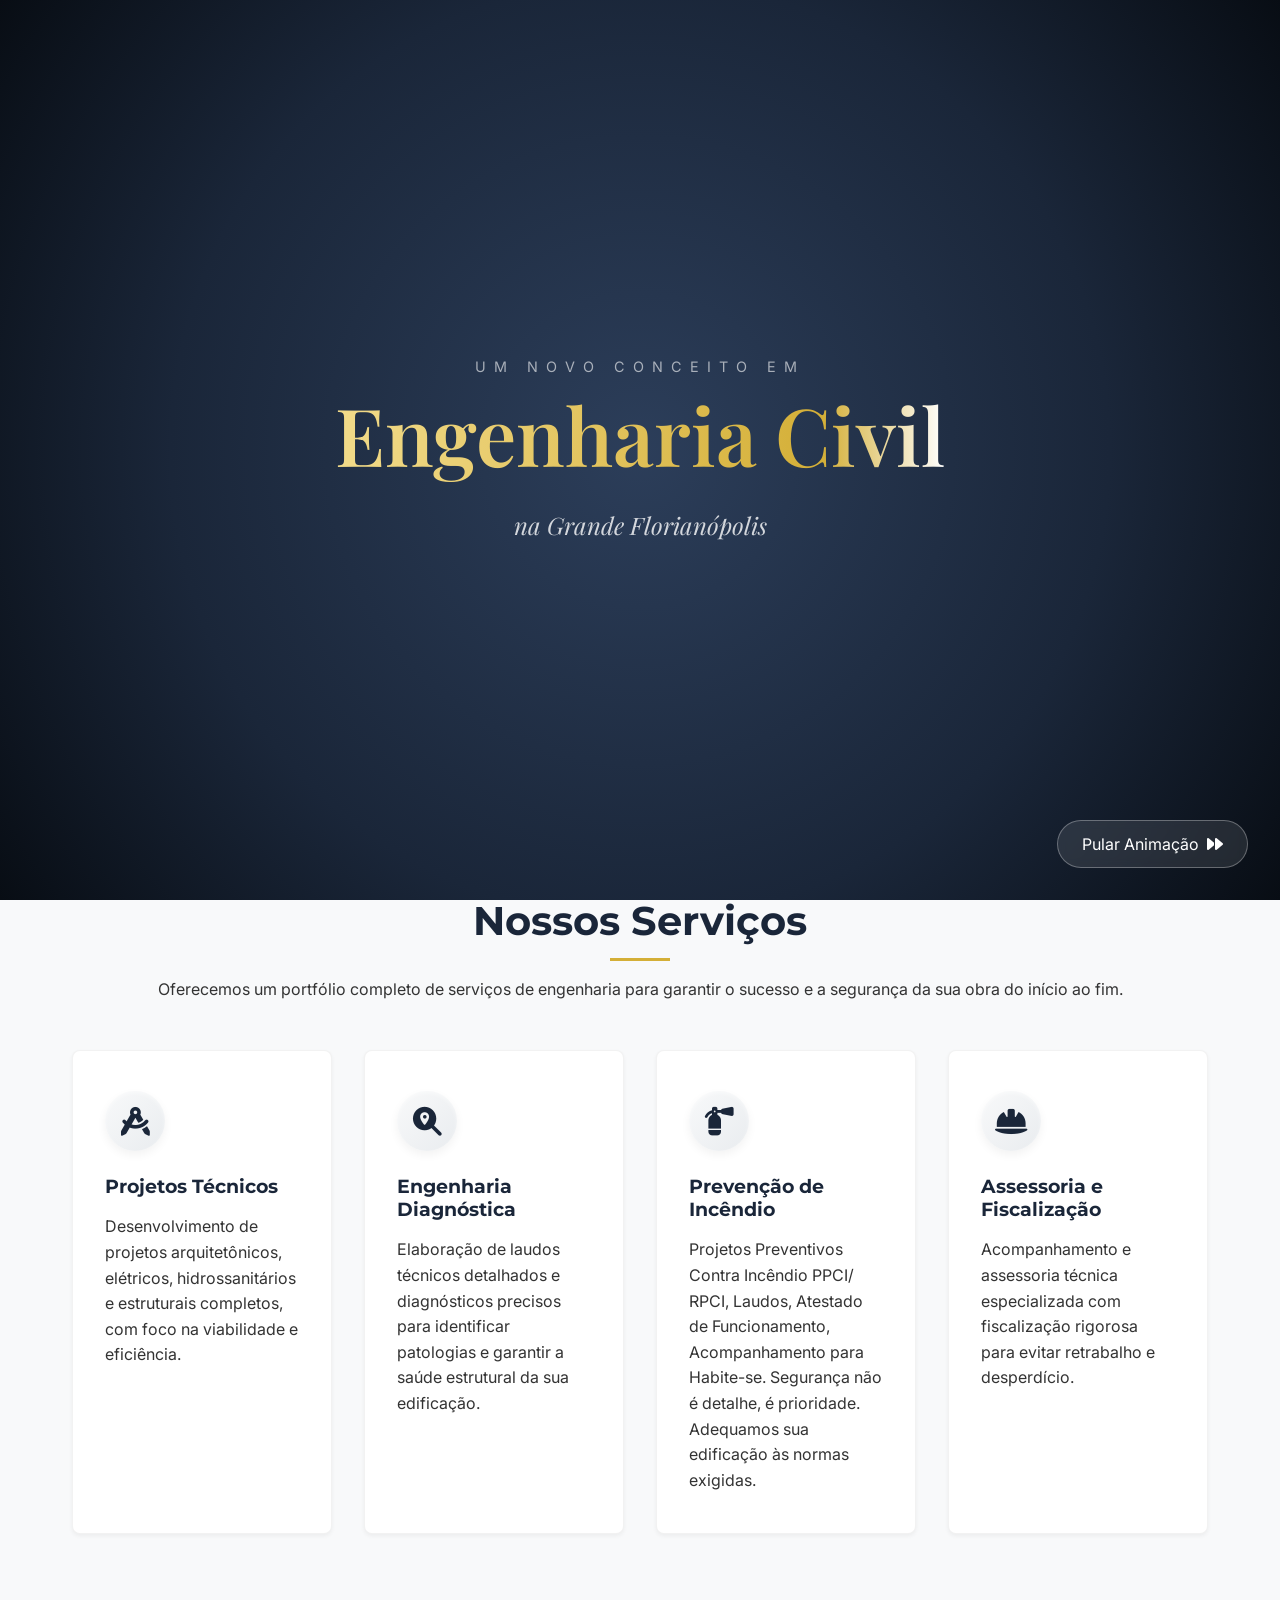
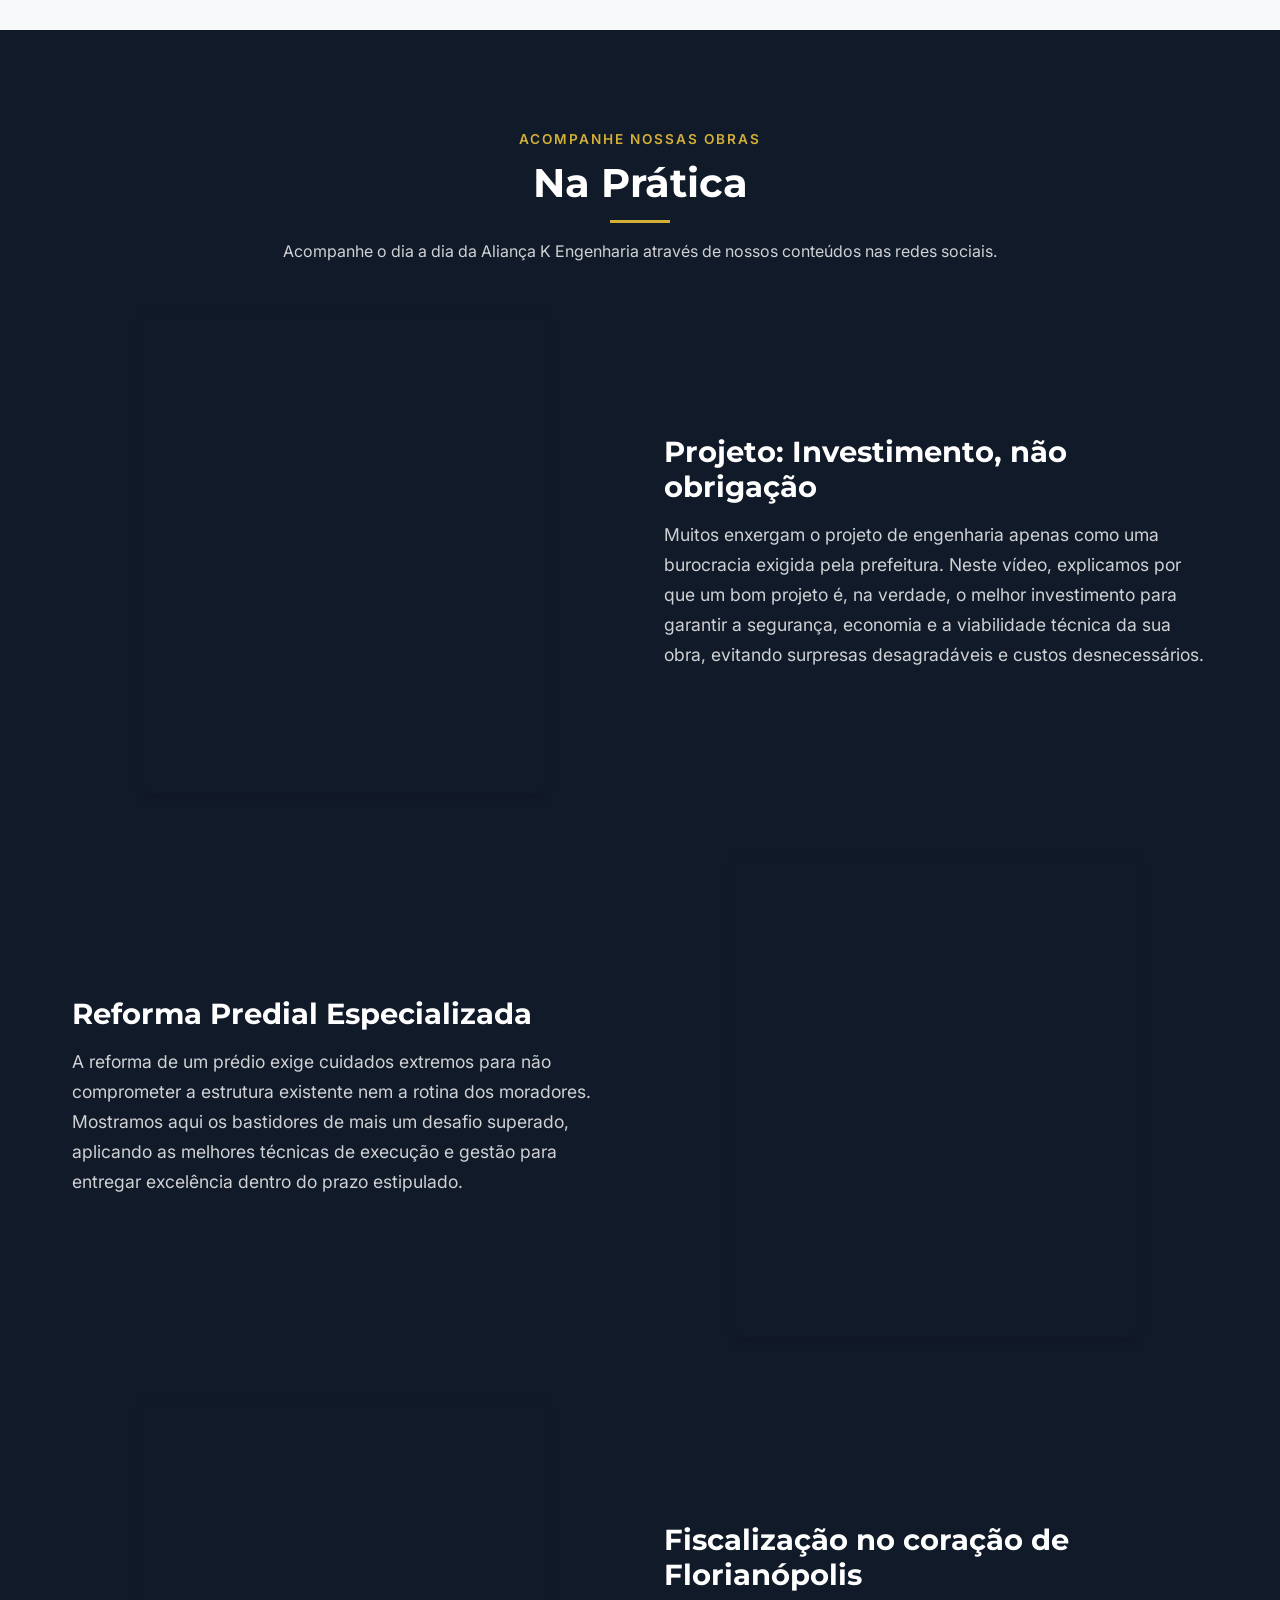
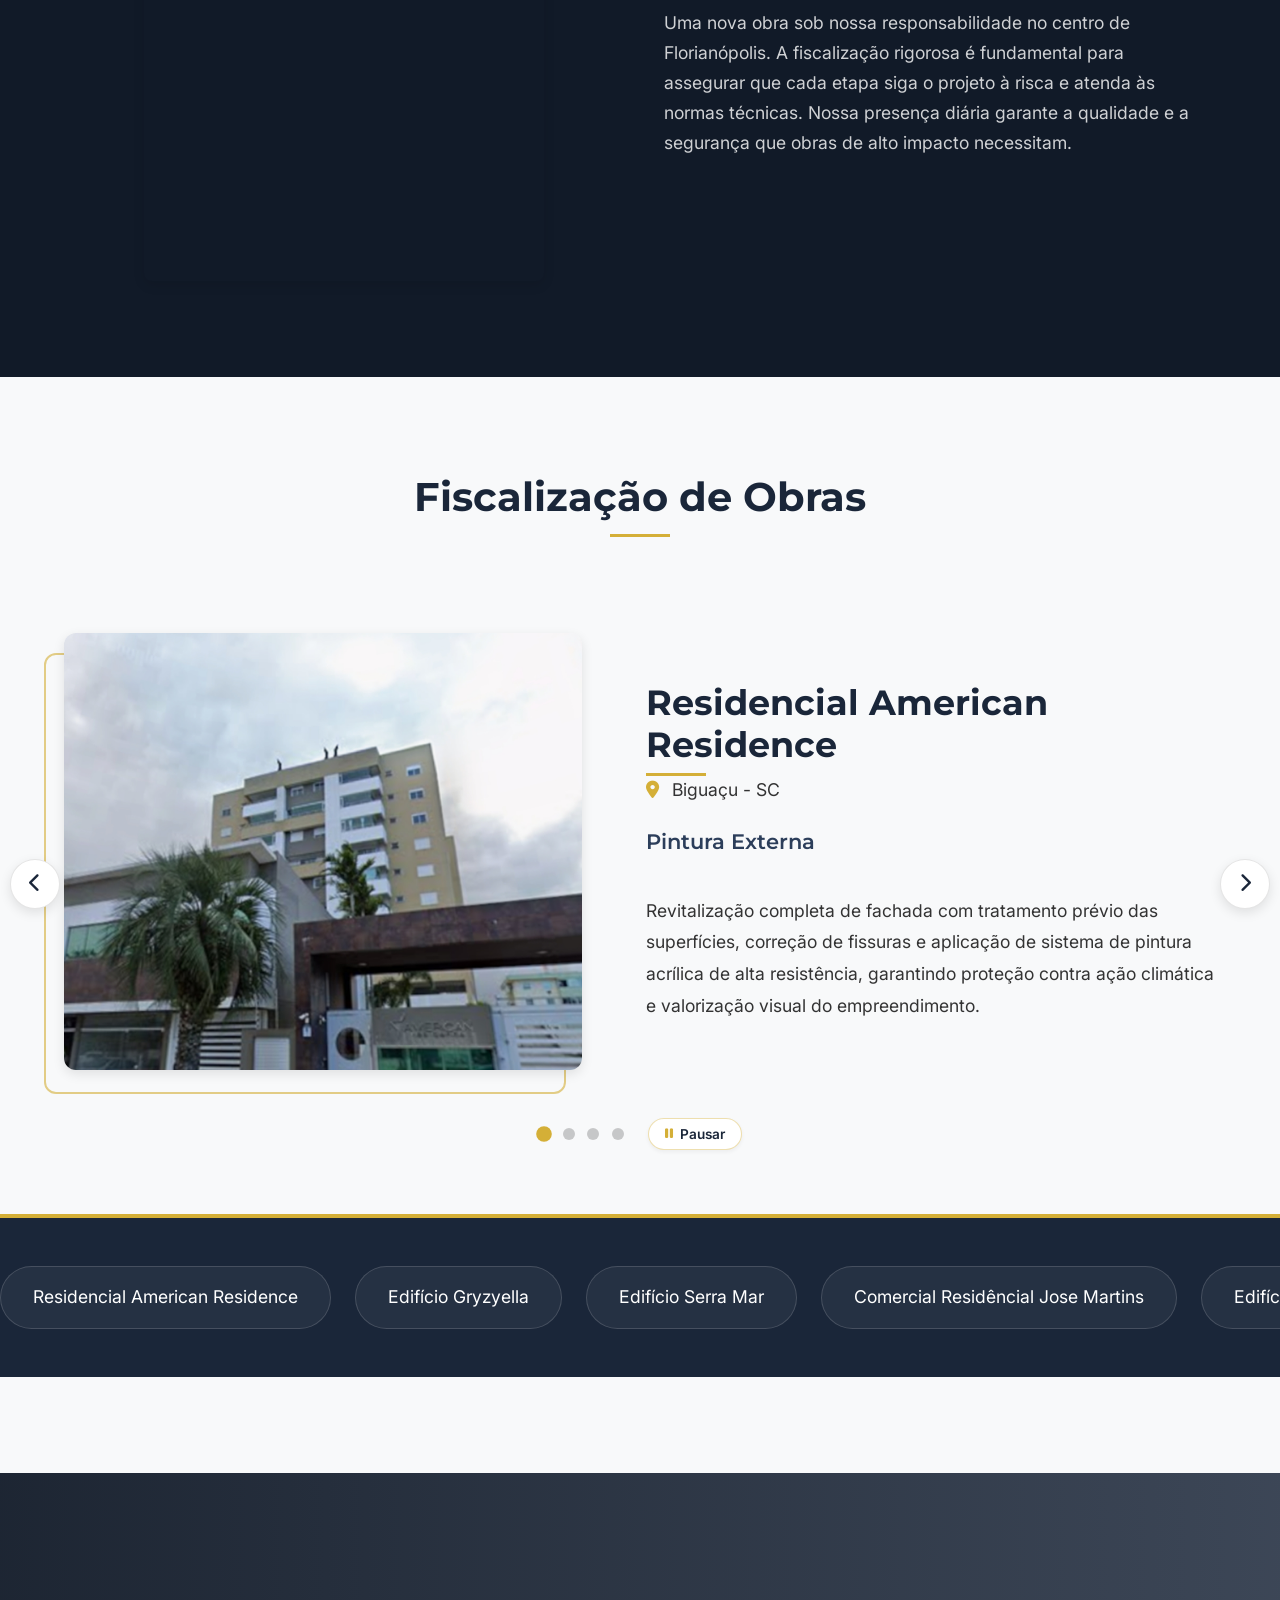
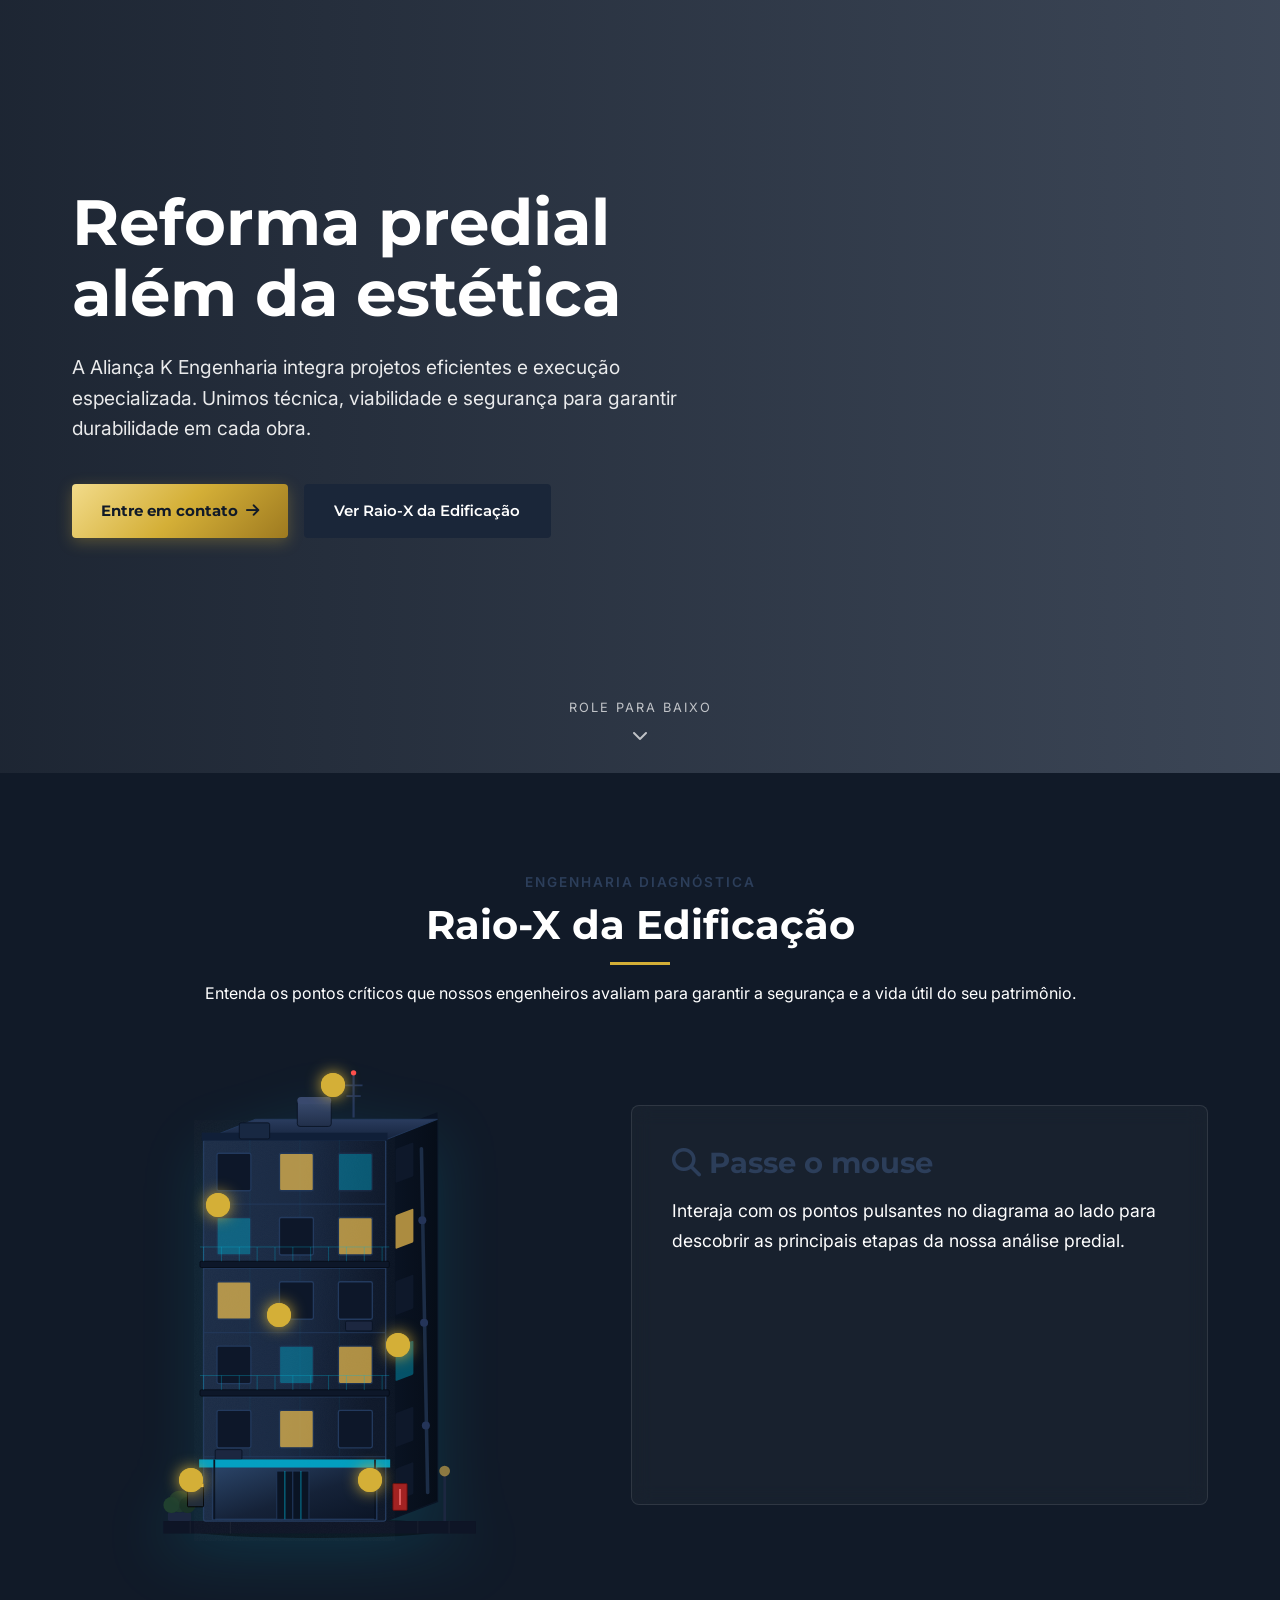
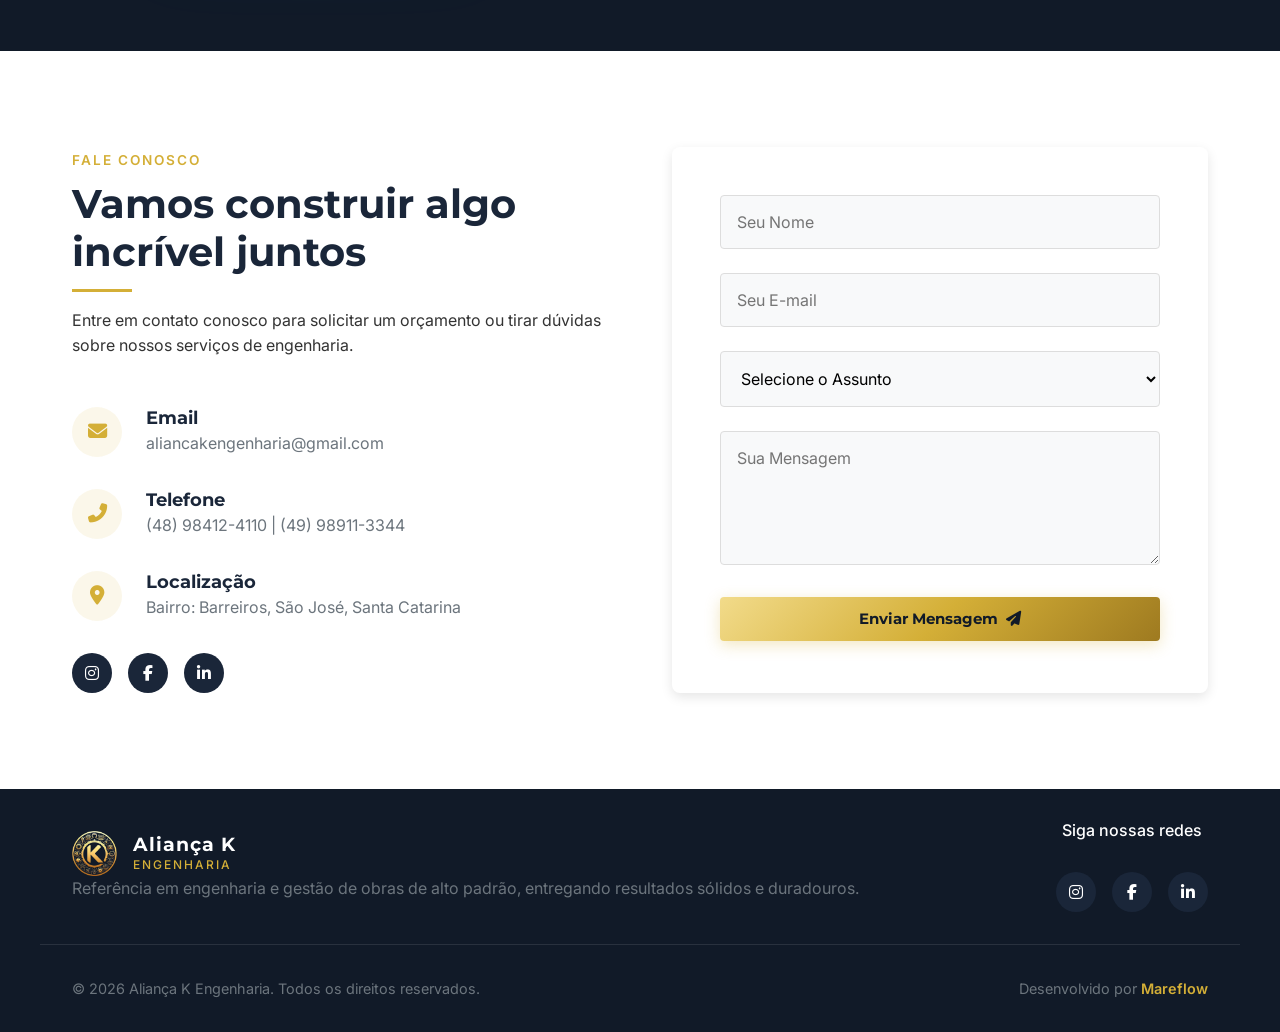
<file: index.html>
<!DOCTYPE html>
<html lang="pt-BR">
<head>
    <meta charset="UTF-8">
    <meta name="viewport" content="width=device-width, initial-scale=1.0">
    <title>Aliança K Engenharia | Excelência em Obras e Prevenção</title>
    <meta name="description" content="A Aliança K Engenharia integra projetos eficientes e execução especializada. Unimos técnica, viabilidade e segurança para garantir durabilidade em cada obra.">
    <!-- Google Fonts -->
    <link rel="preconnect" href="https://fonts.googleapis.com">
    <link rel="preconnect" href="https://fonts.gstatic.com" crossorigin>
    <link href="https://fonts.googleapis.com/css2?family=Inter:wght@300;400;500;600;700&family=Montserrat:wght@300;400;500;600;700;800&family=Playfair+Display:ital,wght@0,400;0,600;0,700;1,400&display=swap" rel="stylesheet">
    <!-- FontAwesome for Icons -->
    <link rel="stylesheet" href="https://cdnjs.cloudflare.com/ajax/libs/font-awesome/6.4.0/css/all.min.css">
    <!-- Custom CSS -->
    <link rel="stylesheet" href="styles.css?v=2.1">
</head>
<body class="no-scroll">
    
    <!-- Splash Screen -->
    <div id="splash-screen" class="splash-screen">
        <button id="skip-splash" class="skip-splash-btn">Pular Animação <i class="fas fa-forward"></i></button>
        <div class="splash-content">
            <div id="splash-text" class="splash-text-container">
                <span class="splash-line-1">Um novo conceito em</span>
                <span class="splash-line-2">Engenharia Civil</span>
                <span class="splash-line-3">na Grande Florianópolis</span>
            </div>
            <div id="splash-logo" class="splash-logo">
                <img src="assets/logo.png" alt="Aliança K Engenharia" class="splash-img-logo">
                <div class="logo-text">
                    <span class="logo-title splash-title">Aliança K</span>
                    <span class="logo-subtitle splash-subtitle">Engenharia</span>
                </div>
            </div>
        </div>
    </div>

    <!-- Navbar -->
    <nav class="navbar" id="navbar">
        <div class="container nav-container">
            <a href="#sobre" class="logo">
                <img src="assets/logo.png" alt="Aliança K Engenharia" class="nav-img-logo">
                <div class="logo-text">
                    <span class="logo-title">Aliança K</span>
                    <span class="logo-subtitle">Engenharia</span>
                </div>
            </a>
            
            <div class="hamburger" id="hamburger">
                <i class="fas fa-bars"></i>
            </div>

            <ul class="nav-links" id="nav-links">
                <li><a href="#sobre" class="active">Quem Somos</a></li>
                <li><a href="#servicos">Nossos Serviços</a></li>
                <li><a href="#midia">Na Prática</a></li>
                <li><a href="#portfolio">Fiscalização de Obras</a></li>
                <li><a href="#reforma">Reforma Predial</a></li>
                <li><a href="#raiox">Raio-X</a></li>
                <li><a href="#contato" class="btn btn-outline">Contato</a></li>
            </ul>
        </div>
    </nav>

    <!-- 01. Quem Somos Section -->
    <section class="sobre section-padding bg-dark" id="sobre" style="padding-top: 8.5rem;">
        <div class="container">
            <div class="sobre-grid">
                <div class="sobre-image animate-fade-right">
                    <div class="image-wrapper">
                        <img src="assets/images/engineers.png" alt="Engenheiras da Aliança K">
                        <div class="experience-badge">
                            <span class="badge-number">Engenharia</span>
                            <span class="badge-text">Feminina</span>
                        </div>
                    </div>
                </div>
                <div class="sobre-content animate-fade-left">
                    <div class="section-header">
                        <span class="subtitle">Quem Somos</span>
                        <h2>Aliança K Engenharia</h2>
                    </div>
                    <p class="lead">Projetamos com técnica, lideramos com propósito e construímos com excelência.</p>
                    <p>Somos uma empresa dedicada a entregar resultados que vão além da expectativa. Com um foco forte em segurança, prevenção e excelência técnica, a Aliança K Engenharia transforma projetos no papel em realidade sólida e segura.</p>
                    
                    <ul class="features-list">
                        <li><i class="fas fa-check-circle"></i> Excelência em segurança e prevenção</li>
                        <li><i class="fas fa-check-circle"></i> Equipe altamente capacitada</li>
                        <li><i class="fas fa-check-circle"></i> Atendimento personalizado para cada obra</li>
                    </ul>
                    
                    <a href="#servicos" class="btn btn-text">Conheça nossos serviços <i class="fas fa-arrow-right"></i></a>
                </div>
            </div>
        </div>
    </section>

    <!-- 02. Nossos Serviços Section -->
    <section class="servicos section-padding bg-light" id="servicos">
        <div class="container">
            <div class="section-header center animate-fade-up">
                <span class="subtitle">O Que Fazemos</span>
                <h2>Nossos Serviços</h2>
                <p>Oferecemos um portfólio completo de serviços de engenharia para garantir o sucesso e a segurança da sua obra do início ao fim.</p>
            </div>

            <div class="servicos-grid">
                <!-- Serviço 1 -->
                <div class="servico-card animate-fade-up" style="animation-delay: 0.1s;">
                    <div class="servico-icon">
                        <i class="fas fa-drafting-compass"></i>
                    </div>
                    <h3>Projetos Técnicos</h3>
                    <p>Desenvolvimento de projetos arquitetônicos, elétricos, hidrossanitários e estruturais completos, com foco na viabilidade e eficiência.</p>
                </div>

                <!-- Serviço 2 -->
                <div class="servico-card animate-fade-up" style="animation-delay: 0.2s;">
                    <div class="servico-icon">
                        <i class="fas fa-search-location"></i>
                    </div>
                    <h3>Engenharia Diagnóstica</h3>
                    <p>Elaboração de laudos técnicos detalhados e diagnósticos precisos para identificar patologias e garantir a saúde estrutural da sua edificação.</p>
                </div>

                <!-- Serviço 3 -->
                <div class="servico-card animate-fade-up" style="animation-delay: 0.3s;">
                    <div class="servico-icon">
                        <i class="fas fa-fire-extinguisher"></i>
                    </div>
                    <h3>Prevenção de Incêndio</h3>
                    <p>Projetos Preventivos Contra Incêndio PPCI/ RPCI, Laudos, Atestado de Funcionamento, Acompanhamento para Habite-se. Segurança não é detalhe, é prioridade. Adequamos sua edificação às normas exigidas.</p>
                </div>

                <!-- Serviço 4 -->
                <div class="servico-card animate-fade-up" style="animation-delay: 0.4s;">
                    <div class="servico-icon">
                        <i class="fas fa-hard-hat"></i>
                    </div>
                    <h3>Assessoria e Fiscalização</h3>
                    <p>Acompanhamento e assessoria técnica especializada com fiscalização rigorosa para evitar retrabalho e desperdício.</p>
                </div>
            </div>
        </div>
    </section>

    <!-- 03. Vídeos Instagram Section (Na Prática) -->
    <section class="videos-section section-padding bg-dark" id="midia">
        <div class="container">
            <div class="section-header center animate-fade-up">
                <span class="subtitle">Acompanhe Nossas Obras</span>
                <h2>Na Prática</h2>
                <p>Acompanhe o dia a dia da Aliança K Engenharia através de nossos conteúdos nas redes sociais.</p>
            </div>

            <div class="videos-grid">
                <!-- Video 1 -->
                <div class="video-row animate-fade-up">
                    <div class="video-container">
                        <iframe src="https://www.instagram.com/p/Da0dZuLxCeb/embed" width="400" height="480" frameborder="0" scrolling="no" allowtransparency="true"></iframe>
                    </div>
                    <div class="video-text">
                        <h3>Projeto: Investimento, não obrigação</h3>
                        <p>Muitos enxergam o projeto de engenharia apenas como uma burocracia exigida pela prefeitura. Neste vídeo, explicamos por que um bom projeto é, na verdade, o melhor investimento para garantir a segurança, economia e a viabilidade técnica da sua obra, evitando surpresas desagradáveis e custos desnecessários.</p>
                    </div>
                </div>

                <!-- Video 2 -->
                <div class="video-row reverse animate-fade-up">
                    <div class="video-container">
                        <iframe src="https://www.instagram.com/p/DbJBeeIx8YL/embed" width="400" height="480" frameborder="0" scrolling="no" allowtransparency="true"></iframe>
                    </div>
                    <div class="video-text">
                        <h3>Reforma Predial Especializada</h3>
                        <p>A reforma de um prédio exige cuidados extremos para não comprometer a estrutura existente nem a rotina dos moradores. Mostramos aqui os bastidores de mais um desafio superado, aplicando as melhores técnicas de execução e gestão para entregar excelência dentro do prazo estipulado.</p>
                    </div>
                </div>

                <!-- Video 3 -->
                <div class="video-row animate-fade-up">
                    <div class="video-container">
                        <iframe src="https://www.instagram.com/p/DbTbtxLR4qM/embed" width="400" height="480" frameborder="0" scrolling="no" allowtransparency="true"></iframe>
                    </div>
                    <div class="video-text">
                        <h3>Fiscalização no coração de Florianópolis</h3>
                        <p>Uma nova obra sob nossa responsabilidade no centro de Florianópolis. A fiscalização rigorosa é fundamental para assegurar que cada etapa siga o projeto à risca e atenda às normas técnicas. Nossa presença diária garante a qualidade e a segurança que obras de alto impacto necessitam.</p>
                    </div>
                </div>
            </div>
        </div>
    </section>

    <!-- 04. Portfolio Section (Fiscalização de Obras) -->
    <section class="portfolio section-padding bg-light" id="portfolio">
        <div class="container">
            <div class="section-header center animate-fade-up">
                <h2>Fiscalização de Obras</h2>
            </div>

        </div> <!-- Fechar container para permitir largura total -->

        <div class="projetos-showcase slider-container">
            <button class="slider-arrow prev-arrow" id="prev-projeto"><i class="fas fa-chevron-left"></i></button>
            
            <div class="slider-track" id="projetos-slider">
                <!-- Projeto 1 -->
                <div class="projeto-slide">
                    <div class="projeto-row">
                        <div class="projeto-img">
                            <img src="assets/Condominio-Edificio-American-Residence-Biguacu_SC.jpg" alt="Residencial American Residence">
                        </div>
                        <div class="projeto-text">
                            <h3>Residencial American Residence</h3>
                            <p><i class="fas fa-map-marker-alt"></i> Biguaçu - SC</p>
                            <h4>Pintura Externa</h4>
                            <p class="projeto-desc">Revitalização completa de fachada com tratamento prévio das superfícies, correção de fissuras e aplicação de sistema de pintura acrílica de alta resistência, garantindo proteção contra ação climática e valorização visual do empreendimento.</p>
                        </div>
                    </div>
                </div>

                <!-- Projeto 2 -->
                <div class="projeto-slide">
                    <div class="projeto-row">
                        <div class="projeto-img">
                            <img src="assets/Condominio-Edificio-Gryzyella-Sao-Jose_SC.jpg" alt="Edifício Gryzyella">
                        </div>
                        <div class="projeto-text">
                            <h3>Edifício Gryzyella</h3>
                            <p><i class="fas fa-map-marker-alt"></i> São José - SC</p>
                            <h4>Fiscalização de Reforma Predial e Recuperação Estrutural</h4>
                            <p class="projeto-desc">Fiscalização técnica completa com foco em recuperação estrutural, tratamento de concreto e armaduras, impermeabilização, revitalização de fachadas e emissão de laudo de patologias, garantindo conformidade às normas técnicas, segurança e valorização patrimonial.</p>
                        </div>
                    </div>
                </div>

                <!-- Projeto 3 -->
                <div class="projeto-slide">
                    <div class="projeto-row">
                        <div class="projeto-img">
                            <img src="assets/Condominio-Edificio-Serra-Mar-Biguacu_SC.jpg" alt="Edifício Serra Mar">
                            <div class="projeto-qrcode-badge" id="open-qrcode-modal" data-link="https://mareflow.github.io/qrcode-alicancak/publico/obra.html?id=2f9640fd-aeb8-4002-bd60-76840b81c64c" title="Clique para ampliar o QR Code">
                                <div class="qrcode-wrapper">
                                    <img src="qrcode/QRCode-Edificio_Serra_Mar.png" alt="QR Code - Informações da Obra Edifício Serra Mar" class="qrcode-thumb">
                                    <span class="qrcode-expand-hint"><i class="fas fa-search-plus"></i> Ampliar</span>
                                </div>
                                <div class="qrcode-badge-info">
                                    <span class="qrcode-badge-title"><i class="fas fa-qrcode"></i> Informações da Obra</span>
                                    <span class="qrcode-badge-subtitle">Aponte a câmera para escanear</span>
                                    <button type="button" class="qrcode-view-btn"><i class="fas fa-expand-alt"></i> Ampliar QR Code</button>
                                </div>
                            </div>
                        </div>
                        <div class="projeto-text">
                            <h3>Edifício Serra Mar</h3>
                            <p><i class="fas fa-map-marker-alt"></i> Biguaçu - SC</p>
                            <h4>Pintura Interna e Externa</h4>
                            <p class="projeto-desc">Execução de pintura predial completa, contemplando áreas internas comuns e fachadas externas. O serviço incluiu preparação de superfícies, correção de imperfeições, selagem, aplicação de massa niveladora e pintura acrílica de alto desempenho. A intervenção priorizou uniformidade estética, proteção contra intempéries e aumento da durabilidade do revestimento.</p>
                        </div>
                    </div>
                </div>

                <!-- Projeto 4 -->
                <div class="projeto-slide">
                    <div class="projeto-row">
                        <div class="projeto-img">
                            <img src="assets/Condominio-Edificio-Place-du-Soleil-–-Sao-Jose-_SC.jpg" alt="Edifício Place du Soleil">
                        </div>
                        <div class="projeto-text">
                            <h3>Condomínio Edifício Place du Soleil</h3>
                            <p><i class="fas fa-map-marker-alt"></i> São José - SC</p>
                            <h4>Pintura Interna e Externa</h4>
                            <p class="projeto-desc">Serviço completo de revitalização predial, incluindo áreas comuns internas e fachada. Aplicação de sistema de pintura com preparo técnico de superfície, assegurando acabamento uniforme e proteção estrutural.</p>
                        </div>
                    </div>
                </div>
            </div>

            <button class="slider-arrow next-arrow" id="next-projeto" aria-label="Próximo slide"><i class="fas fa-chevron-right"></i></button>
            <button class="mobile-floating-pause" id="mobile-pause-btn" aria-label="Pausar / Retomar carrossel" title="Pausar / Retomar rotação automática"><i class="fas fa-pause"></i></button>
            
            <div class="slider-controls">
                <div class="slider-dots" id="projetos-dots"></div>
                <button class="slider-pause-btn" id="slider-pause-btn" aria-label="Pausar carrossel" title="Pausar / Retomar transição automática">
                    <i class="fas fa-pause"></i>
                    <span id="slider-pause-text">Pausar</span>
                </button>
            </div>
        </div>
        
        <!-- Marquee de Projetos -->
        <div class="marquee-section">
            <div class="marquee-wrapper">
                <div class="marquee-track" id="marquee-track">
                    <div class="marquee-item"><span class="marquee-title">Residencial American Residence</span><span class="marquee-city">Biguaçu - SC</span></div>
                    <div class="marquee-item"><span class="marquee-title">Edifício Gryzyella</span><span class="marquee-city">São José - SC</span></div>
                    <div class="marquee-item"><span class="marquee-title">Edifício Serra Mar</span><span class="marquee-city">Biguaçu - SC</span></div>
                    <div class="marquee-item"><span class="marquee-title">Comercial Residêncial Jose Martins</span><span class="marquee-city">Biguaçu - SC</span></div>
                    <div class="marquee-item"><span class="marquee-title">Edifício Place du Soleil</span><span class="marquee-city">São José - SC</span></div>
                    <div class="marquee-item"><span class="marquee-title">Edifício Residencial Jasmim dos Açores</span><span class="marquee-city">São José - SC</span></div>
                    <div class="marquee-item"><span class="marquee-title">Edifício Pielmont</span><span class="marquee-city">Florianópolis - SC</span></div>
                    <div class="marquee-item"><span class="marquee-title">Condomínio Floresta Tower</span><span class="marquee-city">São José - SC</span></div>
                    <div class="marquee-item"><span class="marquee-title">Condomínio Torre Cambirela</span><span class="marquee-city">São José - SC</span></div>
                    <div class="marquee-item"><span class="marquee-title">Comercial Alessandra</span><span class="marquee-city">São José - SC</span></div>
                    <div class="marquee-item"><span class="marquee-title">Residencial Chamonix</span><span class="marquee-city">Florianópolis - SC</span></div>
                    <div class="marquee-item"><span class="marquee-title">Residencial Maximus</span><span class="marquee-city">Florianópolis - SC</span></div>
                    <div class="marquee-item"><span class="marquee-title">Residencial Stella</span><span class="marquee-city">São José - SC</span></div>
                    <div class="marquee-item"><span class="marquee-title">Residencial Avenida</span><span class="marquee-city">Florianópolis - SC</span></div>
                    <div class="marquee-item"><span class="marquee-title">Residencial Elisandra</span><span class="marquee-city">São José - SC</span></div>
                    <div class="marquee-item"><span class="marquee-title">Residencial Adriático</span><span class="marquee-city">São José - SC</span></div>
                    <div class="marquee-item"><span class="marquee-title">Comercial Hércules</span><span class="marquee-city">Florianópolis - SC</span></div>
                    <div class="marquee-item"><span class="marquee-title">Residencial Multifamiliar</span><span class="marquee-city">São José - SC</span></div>
                    <div class="marquee-item"><span class="marquee-title">Edifício Panambi</span><span class="marquee-city">São José - SC</span></div>
                    <div class="marquee-item"><span class="marquee-title">Edifício Eugênio Raulino Koerich</span><span class="marquee-city">Florianópolis - SC</span></div>
                    <div class="marquee-item"><span class="marquee-title">Prédio Comercial e Residencial</span><span class="marquee-city">São José - SC</span></div>
                    <div class="marquee-item"><span class="marquee-title">D.Nadir - Apartamentos para Locação</span><span class="marquee-city">Florianópolis - SC</span></div>
                    <div class="marquee-item"><span class="marquee-title">Residência Multifamiliar</span><span class="marquee-city">Biguaçu - SC</span></div>
                    <div class="marquee-item"><span class="marquee-title">Galpão Comercial</span><span class="marquee-city">São José - SC</span></div>
                    <div class="marquee-item"><span class="marquee-title">Residencial Dom Manoel</span><span class="marquee-city">Florianópolis - SC</span></div>
                    <div class="marquee-item"><span class="marquee-title">Edifício Tour de Lyon</span><span class="marquee-city">Florianópolis - SC</span></div>
                    <div class="marquee-item"><span class="marquee-title">Edifício Dona Olivia</span><span class="marquee-city">Florianópolis - SC</span></div>
                    <div class="marquee-item"><span class="marquee-title">Residencial Mathias</span><span class="marquee-city">São José - SC</span></div>
                    <div class="marquee-item"><span class="marquee-title">Edifício Porto Fino</span><span class="marquee-city">Florianópolis - SC</span></div>
                    <div class="marquee-item"><span class="marquee-title">Condomínio Solar do Bom Abrigo</span><span class="marquee-city">Florianópolis - SC</span></div>
                    <div class="marquee-item"><span class="marquee-title">Edifício Regina</span><span class="marquee-city">São José - SC</span></div>
                    <div class="marquee-item"><span class="marquee-title">Residencial São Jorge</span><span class="marquee-city">Florianópolis - SC</span></div>
                    <div class="marquee-item"><span class="marquee-title">Planejatto Móveis Exclusivos</span><span class="marquee-city">São José - SC</span></div>
                    <div class="marquee-item"><span class="marquee-title">Paróquia Nossa Senhora de Lourdes e São Luiz</span><span class="marquee-city">Florianópolis - SC</span></div>
                    <div class="marquee-item"><span class="marquee-title">Floripainéis</span><span class="marquee-city">Biguaçu - SC</span></div>
                </div>
            </div>
        </div>
    </section>

    <!-- 05. Reforma Predial Além da Estética Section -->
    <section class="hero" id="reforma">
        <div class="hero-overlay"></div>
        <div class="container hero-content">
            <div class="hero-text animate-fade-up">
                <h1>Reforma predial<br>além da estética</h1>
                <p>A Aliança K Engenharia integra projetos eficientes e execução especializada. Unimos técnica, viabilidade e segurança para garantir durabilidade em cada obra.</p>
                <div class="hero-buttons">
                    <a href="#contato" class="btn btn-primary">Entre em contato <i class="fas fa-arrow-right"></i></a>
                    <a href="#raiox" class="btn btn-secondary">Ver Raio-X da Edificação</a>
                </div>
            </div>
        </div>
        <div class="scroll-indicator">
            <span>Role para baixo</span>
            <i class="fas fa-chevron-down"></i>
        </div>
    </section>

    <!-- 06. Raio-X Section (O Predinho) -->
    <section class="raiox-section section-padding bg-dark" id="raiox">
        <div class="container">
            <div class="section-header center animate-fade-up">
                <span class="subtitle" style="color: var(--primary-light);">Engenharia Diagnóstica</span>
                <h2 style="color: white;">Raio-X da Edificação</h2>
                <p style="color: var(--text-light);">Entenda os pontos críticos que nossos engenheiros avaliam para garantir a segurança e a vida útil do seu patrimônio.</p>
            </div>

            <div class="raiox-container">
                <!-- Blueprint Building representation -->
                <div class="building-blueprint animate-fade-up">
                    <div class="building-wrapper">
                        <svg class="building-svg" viewBox="0 0 380 560" xmlns="http://www.w3.org/2000/svg">
                          <defs>
                            <linearGradient id="facadeGrad" x1="0" y1="0" x2="1" y2="0.15">
                              <stop offset="0%" stop-color="#1c2d47"/>
                              <stop offset="55%" stop-color="#182842"/>
                              <stop offset="100%" stop-color="#0d1729"/>
                            </linearGradient>
                            <linearGradient id="sideFacadeGrad" x1="0" y1="0" x2="1" y2="0">
                              <stop offset="0%" stop-color="#0a1424"/>
                              <stop offset="100%" stop-color="#060d18"/>
                            </linearGradient>
                            <linearGradient id="roofTopGrad" x1="0" y1="0" x2="0" y2="1">
                              <stop offset="0%" stop-color="#2a3c5e"/>
                              <stop offset="100%" stop-color="#15233c"/>
                            </linearGradient>
                            <linearGradient id="glassGrad" x1="0" y1="0" x2="1" y2="1">
                              <stop offset="0%" stop-color="#2a4468"/>
                              <stop offset="55%" stop-color="#152238"/>
                              <stop offset="100%" stop-color="#0b1526"/>
                            </linearGradient>
                            <linearGradient id="tankGrad" x1="0" y1="0" x2="0" y2="1">
                              <stop offset="0%" stop-color="#3a4c70"/>
                              <stop offset="100%" stop-color="#212f4a"/>
                            </linearGradient>
                            <filter id="concreteTexture" x="-5%" y="-5%" width="110%" height="110%">
                              <feTurbulence type="fractalNoise" baseFrequency="0.9" numOctaves="2" result="noise" seed="7"/>
                              <feColorMatrix in="noise" type="matrix" values="0 0 0 0 1  0 0 0 0 1  0 0 0 0 1  0 0 0 0.025 0"/>
                            </filter>
                          </defs>
                    
                          <ellipse cx="185" cy="530" rx="150" ry="11" fill="#000" opacity="0.4"/>
                    
                          <rect x="15" y="522" width="350" height="14" fill="#0e1526"/>
                          <g stroke="rgba(255,255,255,0.06)" stroke-width="1">
                            <line x1="45" y1="522" x2="45" y2="536"/>
                            <line x1="90" y1="522" x2="90" y2="536"/>
                            <line x1="300" y1="522" x2="300" y2="536"/>
                            <line x1="335" y1="522" x2="335" y2="536"/>
                          </g>
                          <line x1="330" y1="522" x2="330" y2="470" stroke="#1c2740" stroke-width="3"/>
                          <circle cx="330" cy="466" r="6" fill="#f2c14e" opacity="0.55"/>
                          <rect x="20" y="512" width="26" height="10" rx="2" fill="#1c2740"/>
                          <circle cx="33" cy="500" r="12" fill="#1f3a2e"/>
                          <circle cx="24" cy="504" r="9" fill="#20402f"/>
                          <circle cx="42" cy="504" r="9" fill="#1a3327"/>
                    
                          <polygon points="264,95 322,72 322,500 264,522" fill="url(#sideFacadeGrad)" stroke="#0a1424" stroke-width="1.5"/>
                    
                          <line x1="304" y1="105" x2="311" y2="490" stroke="#1c2d47" stroke-width="4" stroke-linecap="round"/>
                          <circle cx="305" cy="185" r="4.5" fill="#243458"/>
                          <circle cx="307" cy="300" r="4.5" fill="#243458"/>
                          <circle cx="309" cy="415" r="4.5" fill="#243458"/>
                    
                          <g transform="matrix(1,-0.379,0,1,0,101.6)">
                            <rect class="win-side" x="275" y="108" width="20" height="38" rx="1.5"/>
                            <rect class="win-side win-lit" x="275" y="182" width="20" height="38" rx="1.5"/>
                            <rect class="win-side" x="275" y="256" width="20" height="38" rx="1.5"/>
                            <rect class="win-side win-lit-blue" x="275" y="330" width="20" height="38" rx="1.5"/>
                            <rect class="win-side" x="275" y="404" width="20" height="38" rx="1.5"/>
                            <rect class="win-side" x="275" y="466" width="20" height="36" rx="1.5"/>
                          </g>
                    
                          <polygon points="264,86 322,64 322,72 264,95" fill="#0a1424"/>
                    
                          <rect x="60" y="95" width="204" height="427" rx="2" fill="url(#facadeGrad)" stroke="#233a5e" stroke-width="1.5"/>
                          <rect x="60" y="95" width="204" height="427" rx="2" fill="url(#facadeGrad)" filter="url(#concreteTexture)"/>
                    
                          <polygon points="60,95 264,95 322,72 118,72" fill="url(#roofTopGrad)" stroke="#233a5e" stroke-width="1"/>
                          <rect x="58" y="87" width="208" height="9" fill="#101f38"/>
                    
                          <rect x="100" y="76" width="34" height="18" rx="2" fill="#182842" stroke="#0a1424"/>
                          <rect x="165" y="50" width="38" height="30" rx="3" fill="url(#tankGrad)" stroke="#0a1424"/>
                          <rect x="165" y="47" width="38" height="8" rx="4" fill="#39496e"/>
                          <line x1="228" y1="70" x2="228" y2="22" stroke="#26385c" stroke-width="2.5"/>
                          <line x1="218" y1="34" x2="238" y2="34" stroke="#26385c" stroke-width="2"/>
                          <line x1="220" y1="46" x2="236" y2="46" stroke="#26385c" stroke-width="2"/>
                          <circle class="beacon" cx="228" cy="20" r="3" fill="#ff4d4d"/>
                    
                          <g stroke="#233a5e" stroke-width="1">
                            <line x1="60" y1="167" x2="264" y2="167"/>
                            <line x1="60" y1="239" x2="264" y2="239"/>
                            <line x1="60" y1="311" x2="264" y2="311"/>
                            <line x1="60" y1="383" x2="264" y2="383"/>
                            <line x1="60" y1="450" x2="264" y2="450"/>
                          </g>
                          <g stroke="rgba(0,180,216,0.08)" stroke-width="1">
                            <line x1="112" y1="95" x2="112" y2="450"/>
                            <line x1="168" y1="95" x2="168" y2="450"/>
                            <line x1="212" y1="95" x2="212" y2="450"/>
                          </g>
                    
                          <rect class="win-front" x="75" y="110" width="38" height="42" rx="2"/>
                          <rect class="win-front win-lit" x="145" y="110" width="38" height="42" rx="2"/>
                          <rect class="win-front win-lit-blue" x="211" y="110" width="38" height="42" rx="2"/>
                    
                          <rect class="win-front win-lit-blue" x="75" y="182" width="38" height="42" rx="2"/>
                          <rect class="win-front" x="145" y="182" width="38" height="42" rx="2"/>
                          <rect class="win-front win-lit win-flicker" x="211" y="182" width="38" height="42" rx="2"/>
                          <rect x="56" y="231" width="212" height="7" rx="1.5" fill="#0d1729" stroke="#060d18"/>
                          <g stroke="rgba(0,180,216,0.35)" stroke-width="1">
                            <line x1="60" y1="215" x2="60" y2="231"/>
                            <line x1="80" y1="215" x2="80" y2="231"/>
                            <line x1="100" y1="215" x2="100" y2="231"/>
                            <line x1="120" y1="215" x2="120" y2="231"/>
                            <line x1="140" y1="215" x2="140" y2="231"/>
                            <line x1="160" y1="215" x2="160" y2="231"/>
                            <line x1="180" y1="215" x2="180" y2="231"/>
                            <line x1="200" y1="215" x2="200" y2="231"/>
                            <line x1="220" y1="215" x2="220" y2="231"/>
                            <line x1="240" y1="215" x2="240" y2="231"/>
                            <line x1="260" y1="215" x2="260" y2="231"/>
                            <line x1="56" y1="215" x2="268" y2="215"/>
                          </g>
                    
                          <rect class="win-front win-lit" x="75" y="254" width="38" height="42" rx="2"/>
                          <rect class="win-front" x="145" y="254" width="38" height="42" rx="2"/>
                          <rect class="win-front" x="211" y="254" width="38" height="42" rx="2"/>
                          <rect class="ac-unit" x="219" y="298" width="30" height="11" rx="1.5"/>
                    
                          <rect class="win-front" x="75" y="326" width="38" height="42" rx="2"/>
                          <rect class="win-front win-lit-blue" x="145" y="326" width="38" height="42" rx="2"/>
                          <rect class="win-front win-lit" x="211" y="326" width="38" height="42" rx="2"/>
                          <rect x="56" y="375" width="212" height="7" rx="1.5" fill="#0d1729" stroke="#060d18"/>
                          <g stroke="rgba(0,180,216,0.35)" stroke-width="1">
                            <line x1="60" y1="359" x2="60" y2="375"/>
                            <line x1="80" y1="359" x2="80" y2="375"/>
                            <line x1="100" y1="359" x2="100" y2="375"/>
                            <line x1="120" y1="359" x2="120" y2="375"/>
                            <line x1="140" y1="359" x2="140" y2="375"/>
                            <line x1="160" y1="359" x2="160" y2="375"/>
                            <line x1="180" y1="359" x2="180" y2="375"/>
                            <line x1="200" y1="359" x2="200" y2="375"/>
                            <line x1="220" y1="359" x2="220" y2="375"/>
                            <line x1="240" y1="359" x2="240" y2="375"/>
                            <line x1="260" y1="359" x2="260" y2="375"/>
                            <line x1="56" y1="359" x2="268" y2="359"/>
                          </g>
                    
                          <rect class="win-front" x="75" y="398" width="38" height="42" rx="2"/>
                          <rect class="win-front win-lit" x="145" y="398" width="38" height="42" rx="2"/>
                          <rect class="win-front" x="211" y="398" width="38" height="42" rx="2"/>
                          <rect class="ac-unit" x="73" y="442" width="30" height="11" rx="1.5"/>
                    
                          <rect x="70" y="462" width="184" height="58" fill="url(#glassGrad)" stroke="#233a5e" stroke-width="1.5"/>
                          <rect x="55" y="453" width="214" height="9" fill="#00B4D8" opacity="0.85"/>
                          <line x1="72" y1="453" x2="72" y2="520" stroke="#0a1424" stroke-width="2"/>
                          <line x1="252" y1="453" x2="252" y2="520" stroke="#0a1424" stroke-width="2"/>
                          <rect x="142" y="466" width="18" height="54" fill="#0a1424" stroke="#233a5e"/>
                          <rect x="160" y="466" width="18" height="54" fill="#0a1424" stroke="#233a5e"/>
                          <line x1="151" y1="466" x2="151" y2="520" stroke="#00B4D8" stroke-width="1.5" opacity="0.5"/>
                          <line x1="169" y1="466" x2="169" y2="520" stroke="#00B4D8" stroke-width="1.5" opacity="0.5"/>
                    
                          <rect class="elec-box" x="42" y="480" width="18" height="26" rx="1"/>
                          <rect x="42" y="480" width="18" height="4" fill="#f2c14e"/>
                    
                          <rect class="fire-box" x="272" y="480" width="16" height="30" rx="1"/>
                          <line x1="280" y1="486" x2="280" y2="504" stroke="#ff8080" stroke-width="1.5"/>
                        </svg>
                    
                        <div class="hotspot" data-target="info-cobertura" style="top: 6%; left: 54%;">
                            <div class="pulse"></div>
                        </div>
                        <div class="hotspot" data-target="info-fachada" style="top: 30%; left: 20%;">
                            <div class="pulse"></div>
                        </div>
                        <div class="hotspot" data-target="info-estrutura" style="top: 52%; left: 38%;">
                            <div class="pulse"></div>
                        </div>
                        <div class="hotspot" data-target="info-hidrossanitario" style="top: 58%; left: 73%;">
                            <div class="pulse"></div>
                        </div>
                        <div class="hotspot" data-target="info-eletrica" style="top: 85%; left: 12%;">
                            <div class="pulse"></div>
                        </div>
                        <div class="hotspot" data-target="info-incendio" style="top: 85%; left: 65%;">
                            <div class="pulse"></div>
                        </div>
                    </div>
                </div>

                <!-- Info Panels -->
                <div class="raiox-info-panel animate-fade-left">
                    <div class="info-card active" id="info-default">
                        <h3><i class="fas fa-search"></i> Passe o mouse</h3>
                        <p>Interaja com os pontos pulsantes no diagrama ao lado para descobrir as principais etapas da nossa análise predial.</p>
                    </div>
                    <div class="info-card" id="info-cobertura">
                        <img src="assets/images/raiox/cobertura.png" alt="Inspeção de Cobertura" style="width:100%; border-radius:4px; margin-bottom:1rem; object-fit:cover; height: 120px;">
                        <h3>Cobertura</h3>
                        <p>Verificação de telhados, impermeabilização e calhas. Prevenimos infiltrações severas que podem comprometer toda a estrutura abaixo.</p>
                    </div>
                    <div class="info-card" id="info-fachada">
                        <img src="assets/images/raiox/fachada.png" alt="Inspeção de Fachada" style="width:100%; border-radius:4px; margin-bottom:1rem; object-fit:cover; height: 120px;">
                        <h3>Fachada</h3>
                        <p>Inspeção de revestimentos, estanqueidade e patologias externas. Garantimos a estética e a proteção térmica e contra intempéries.</p>
                    </div>
                    <div class="info-card" id="info-estrutura">
                        <img src="assets/images/raiox/estrutura.png" alt="Inspeção de Estrutura" style="width:100%; border-radius:4px; margin-bottom:1rem; object-fit:cover; height: 120px;">
                        <h3>Estrutura</h3>
                        <p>Avaliação de fissuras, deformações e condições de segurança. O coração do edifício deve estar sempre robusto e íntegro.</p>
                    </div>
                    <div class="info-card" id="info-hidrossanitario">
                        <img src="assets/images/raiox/hidrossanitario.png" alt="Inspeção Hidrossanitária" style="width:100%; border-radius:4px; margin-bottom:1rem; object-fit:cover; height: 120px;">
                        <h3>Hidrossanitário</h3>
                        <p>Análise de tubulações, infiltrações invisíveis e reservatórios. Essencial para evitar desperdícios e danos colaterais a outros sistemas.</p>
                    </div>
                    <div class="info-card" id="info-eletrica">
                        <img src="assets/images/raiox/eletrica.png" alt="Inspeção Elétrica" style="width:100%; border-radius:4px; margin-bottom:1rem; object-fit:cover; height: 120px;">
                        <h3>Elétrica</h3>
                        <p>Verificação de instalações, quadros de força e conformidade técnica. Mitigamos riscos de curtos-circuitos e incêndios.</p>
                    </div>
                    <div class="info-card" id="info-incendio">
                        <img src="assets/images/raiox/incendio.png" alt="Inspeção de Prevenção de Incêndio" style="width:100%; border-radius:4px; margin-bottom:1rem; object-fit:cover; height: 120px;">
                        <h3>Prevenção de Incêndio</h3>
                        <p>Avaliação de sistemas de alarme, rotas de fuga e PPCI. Segurança total e conformidade com as exigências dos Bombeiros.</p>
                    </div>
                </div>
            </div>
        </div>
    </section>

    <!-- 07. Contato Section -->
    <section class="contato section-padding" id="contato">
        <div class="container">
            <div class="contato-wrapper">
                <div class="contato-info animate-fade-right">
                    <div class="section-header">
                        <span class="subtitle">Fale Conosco</span>
                        <h2>Vamos construir algo incrível juntos</h2>
                        <p>Entre em contato conosco para solicitar um orçamento ou tirar dúvidas sobre nossos serviços de engenharia.</p>
                    </div>

                    <div class="info-items">
                        <div class="info-item">
                            <div class="info-icon">
                                <i class="fas fa-envelope"></i>
                            </div>
                            <div class="info-text">
                                <h4>Email</h4>
                                <p>aliancakengenharia@gmail.com</p>
                            </div>
                        </div>
                        <div class="info-item">
                            <div class="info-icon">
                                <i class="fas fa-phone-alt"></i>
                            </div>
                            <div class="info-text">
                                <h4>Telefone</h4>
                                <p>(48) 98412-4110  |  (49) 98911-3344</p>
                            </div>
                        </div>
                        <div class="info-item">
                            <div class="info-icon">
                                <i class="fas fa-map-marker-alt"></i>
                            </div>
                            <div class="info-text">
                                <h4>Localização</h4>
                                <p>Bairro: Barreiros, São José, Santa Catarina</p>
                            </div>
                        </div>
                    </div>
                    
                    <div class="social-links">
                        <a href="https://instagram.com/alianca_k_engenharia" target="_blank" aria-label="Instagram"><i class="fab fa-instagram"></i></a>
                        <a href="#" target="_blank" aria-label="Facebook"><i class="fab fa-facebook-f"></i></a>
                        <a href="#" target="_blank" aria-label="LinkedIn"><i class="fab fa-linkedin-in"></i></a>
                    </div>
                </div>

                <div class="contato-form-container animate-fade-left">
                    <form class="contato-form" id="contactForm">
                        <div class="form-group">
                            <input type="text" id="name" required placeholder="Seu Nome">
                        </div>
                        <div class="form-group">
                            <input type="email" id="email" required placeholder="Seu E-mail">
                        </div>
                        <div class="form-group">
                            <select id="assunto" required>
                                <option value="" disabled selected>Selecione o Assunto</option>
                                <option value="orcamento">Orçamento de Projeto</option>
                                <option value="ppci">Prevenção de Incêndio (PPCI)</option>
                                <option value="laudo">Laudos / Engenharia Diagnóstica</option>
                                <option value="outro">Outro</option>
                            </select>
                        </div>
                        <div class="form-group">
                            <textarea id="message" rows="5" required placeholder="Sua Mensagem"></textarea>
                        </div>
                        <button type="submit" class="btn btn-primary btn-block">Enviar Mensagem <i class="fas fa-paper-plane"></i></button>
                    </form>
                </div>
            </div>
        </div>
    </section>

    <!-- Footer -->
    <footer>
        <div class="container footer-content">
            <div class="footer-about">
                <div class="footer-logo">
                    <img src="assets/logo.png" alt="Aliança K Engenharia" class="nav-img-logo">
                    <div class="logo-text">
                        <span class="logo-title">Aliança K</span>
                        <span class="logo-subtitle">Engenharia</span>
                    </div>
                </div>
                <p>Referência em engenharia e gestão de obras de alto padrão, entregando resultados sólidos e duradouros.</p>
            </div>
            
            <div class="footer-social">
                <h4>Siga nossas redes</h4>
                <div class="social-links">
                    <a href="https://instagram.com/alianca_k_engenharia" target="_blank" aria-label="Instagram"><i class="fab fa-instagram"></i></a>
                    <a href="#" target="_blank" aria-label="Facebook"><i class="fab fa-facebook-f"></i></a>
                    <a href="#" target="_blank" aria-label="LinkedIn"><i class="fab fa-linkedin-in"></i></a>
                </div>
            </div>
        </div>
        <div class="container footer-bottom">
            <p>&copy; 2026 Aliança K Engenharia. Todos os direitos reservados.</p>
            <p>Desenvolvido por <a href="https://wa.me/5548992233575?text=Ol%C3%A1,%20estava%20em%20um%20site%20parceiro%20e%20gostaria%20de%20mais%20informa%C3%A7%C3%B5es." target="_blank" rel="noopener noreferrer">Mareflow</a></p>
        </div>
    </footer>

    <!-- Botão WhatsApp Flutuante -->
    <a href="https://wa.me/5548984124110?text=Olá,%20gostaria%20de%20saber%20mais%20sobre%20os%20serviços%20da%20Aliança%20K%20Engenharia!" class="whatsapp-btn" target="_blank" rel="noopener noreferrer" aria-label="Fale conosco no WhatsApp">
        <i class="fab fa-whatsapp"></i>
    </a>

    <!-- Modal QR Code Ampliado -->
    <div class="qrcode-modal" id="qrcode-modal" aria-hidden="true" role="dialog">
        <div class="qrcode-modal-overlay" id="qrcode-modal-overlay"></div>
        <div class="qrcode-modal-content animate-fade-up">
            <button class="qrcode-modal-close" id="close-qrcode-modal" aria-label="Fechar Modal">&times;</button>
            <div class="qrcode-modal-header">
                <span class="modal-badge"><i class="fas fa-qrcode"></i> Informações da Obra</span>
                <h3 id="qrcode-modal-title">Edifício Serra Mar</h3>
                <p id="qrcode-modal-location"><i class="fas fa-map-marker-alt"></i> Biguaçu - SC</p>
            </div>
            <div class="qrcode-modal-body">
                <div class="qrcode-modal-img-wrap">
                    <img src="qrcode/QRCode-Edificio_Serra_Mar.png" alt="QR Code Edifício Serra Mar Ampliado" id="qrcode-modal-img" class="qrcode-large-img">
                </div>
                <p class="qrcode-scan-help"><i class="fas fa-camera"></i> Aponte a câmera do celular para escanear ou clique no botão abaixo:</p>
                <div class="qrcode-modal-actions">
                    <a href="https://mareflow.github.io/qrcode-alicancak/publico/obra.html?id=2f9640fd-aeb8-4002-bd60-76840b81c64c" id="qrcode-modal-link" target="_blank" rel="noopener noreferrer" class="btn btn-primary qrcode-direct-btn">
                        <i class="fas fa-external-link-alt"></i> Acessar Informações da Obra
                    </a>
                </div>
            </div>
        </div>
    </div>

    <!-- Scripts -->
    <script src="script.js?v=2.1"></script>
</body>
</html>
</file>
<file: styles.css>
/* ==========================================================================
   CSS Variables & Globals
   ========================================================================== */
   :root {
    /* Colors */
    --primary-color: #1a2639; /* Deep Navy Blue */
    --primary-light: #2c3e5a;
    --accent-color: #d4af37;  /* Premium Gold */
    --accent-hover: #c19b2e;
    
    --text-dark: #333333;
    --text-light: #ffffff;
    --text-muted: #6c757d;
    
    --bg-light: #f8f9fa;
    --bg-white: #ffffff;
    --bg-dark: #111a28;
    
    /* Typography */
    --font-primary: 'Inter', sans-serif;
    --font-heading: 'Montserrat', sans-serif;
    
    /* Transitions */
    --transition-fast: 0.3s ease;
    --transition-slow: 0.5s cubic-bezier(0.25, 0.46, 0.45, 0.94);
    
    /* Shadows */
    --shadow-sm: 0 2px 4px rgba(0,0,0,0.05);
    --shadow-md: 0 4px 12px rgba(0,0,0,0.1);
    --shadow-lg: 0 10px 25px rgba(0,0,0,0.15);
    --shadow-gold: 0 4px 15px rgba(212, 175, 55, 0.3);
}

* {
    margin: 0;
    padding: 0;
    box-sizing: border-box;
}

html {
    scroll-behavior: smooth;
}

body {
    font-family: var(--font-primary);
    color: var(--text-dark);
    line-height: 1.6;
    background-color: var(--bg-white);
    overflow-x: hidden;
}

h1, h2, h3, h4, h5, h6 {
    font-family: var(--font-heading);
    font-weight: 700;
    line-height: 1.2;
    margin-bottom: 1rem;
    color: var(--primary-color);
}

a {
    text-decoration: none;
    color: inherit;
}

ul {
    list-style: none;
}

img {
    max-width: 100%;
    height: auto;
    display: block;
}

/* ==========================================================================
   Utility Classes
   ========================================================================== */
.container {
    width: 100%;
    max-width: 1200px;
    margin: 0 auto;
    padding: 0 2rem;
}

.section-padding {
    padding: 6rem 0;
}

.bg-light {
    background-color: var(--bg-light);
}

.center {
    text-align: center;
}

/* Typography Utilities */
.subtitle {
    display: inline-block;
    color: var(--accent-color);
    font-weight: 600;
    text-transform: uppercase;
    letter-spacing: 2px;
    font-size: 0.85rem;
    margin-bottom: 0.5rem;
}

.lead {
    font-size: 1.25rem;
    font-weight: 500;
    color: var(--primary-light);
    margin-bottom: 1.5rem;
}

/* Section Headers */
.section-header {
    margin-bottom: 3rem;
}

.section-header h2 {
    font-size: 2.5rem;
    position: relative;
    padding-bottom: 1rem;
}

.section-header h2::after {
    content: '';
    position: absolute;
    bottom: 0;
    left: 0;
    width: 60px;
    height: 3px;
    background-color: var(--accent-color);
}

.section-header.center h2::after {
    left: 50%;
    transform: translateX(-50%);
}

/* Buttons */
.btn {
    display: inline-flex;
    align-items: center;
    justify-content: center;
    padding: 0.8rem 1.8rem;
    font-family: var(--font-heading);
    font-weight: 600;
    font-size: 0.95rem;
    border-radius: 4px;
    cursor: pointer;
    transition: var(--transition-fast);
    text-align: center;
    gap: 0.5rem;
}

.btn-primary {
    background-color: var(--accent-color);
    color: var(--text-light);
    border: 2px solid var(--accent-color);
    box-shadow: var(--shadow-gold);
}

.btn-primary:hover {
    background-color: transparent;
    color: var(--accent-color);
    box-shadow: none;
}

.btn-secondary {
    background-color: var(--primary-color);
    color: var(--text-light);
    border: 2px solid var(--primary-color);
}

.btn-secondary:hover {
    background-color: transparent;
    color: var(--primary-color);
}

.btn-outline {
    background-color: transparent;
    color: var(--accent-color);
    border: 2px solid var(--accent-color);
}

.btn-outline:hover {
    background-color: var(--accent-color);
    color: var(--text-light);
}

.btn-text {
    background-color: transparent;
    color: var(--accent-color);
    padding: 0;
    border: none;
}

.btn-text:hover {
    color: var(--primary-color);
}

.btn-text i {
    transition: transform var(--transition-fast);
}

.btn-text:hover i {
    transform: translateX(5px);
}

.btn-block {
    width: 100%;
}

/* ==========================================================================
   Navbar
   ========================================================================== */
.navbar {
    position: fixed;
    top: 0;
    left: 0;
    width: 100%;
    z-index: 1000;
    background-color: rgba(26, 38, 57, 0.95);
    backdrop-filter: blur(10px);
    transition: var(--transition-fast);
    padding: 1rem 0;
    box-shadow: var(--shadow-sm);
}

.navbar.scrolled {
    padding: 0.7rem 0;
    background-color: var(--primary-color);
}

.nav-container {
    display: flex;
    justify-content: space-between;
    align-items: center;
}

.logo {
    display: flex;
    align-items: center;
    gap: 0.8rem;
    z-index: 1001;
}

.logo-k {
    display: flex;
    align-items: center;
    justify-content: center;
    width: 45px;
    height: 45px;
    background-color: transparent;
    border: 2px solid var(--accent-color);
    border-radius: 50%;
    color: var(--accent-color);
    font-family: var(--font-heading);
    font-size: 1.5rem;
    font-weight: 700;
    box-shadow: 0 0 10px rgba(212, 175, 55, 0.2);
}

.nav-img-logo {
    height: 45px;
    width: auto;
    object-fit: contain;
}

.splash-img-logo {
    height: 80px;
    width: auto;
    object-fit: contain;
}

.logo-text {
    display: flex;
    flex-direction: column;
}

.logo-title {
    color: var(--text-light);
    font-family: var(--font-heading);
    font-weight: 700;
    font-size: 1.2rem;
    line-height: 1.1;
    letter-spacing: 1px;
}

.logo-subtitle {
    color: var(--accent-color);
    font-size: 0.75rem;
    font-weight: 500;
    letter-spacing: 2px;
    text-transform: uppercase;
}

.nav-links {
    display: flex;
    align-items: center;
    gap: 2rem;
}

.nav-links a:not(.btn) {
    color: var(--text-light);
    font-weight: 500;
    font-size: 0.95rem;
    position: relative;
    padding: 0.5rem 0;
    transition: var(--transition-fast);
}

.nav-links a:not(.btn)::after {
    content: '';
    position: absolute;
    bottom: 0;
    left: 0;
    width: 0;
    height: 2px;
    background-color: var(--accent-color);
    transition: var(--transition-fast);
}

.nav-links a:not(.btn):hover::after,
.nav-links a.active:not(.btn)::after {
    width: 100%;
}

.nav-links a:not(.btn):hover,
.nav-links a.active:not(.btn) {
    color: var(--accent-color);
}

.hamburger {
    display: none;
    color: var(--text-light);
    font-size: 1.5rem;
    cursor: pointer;
    z-index: 1001;
}

/* ==========================================================================
   Hero Section
   ========================================================================== */
.hero {
    position: relative;
    height: 100vh;
    min-height: 600px;
    display: flex;
    align-items: center;
    background-image: url('assets/images/hero.png');
    background-size: cover;
    background-position: center;
    background-attachment: fixed;
}

.hero-overlay {
    position: absolute;
    top: 0;
    left: 0;
    width: 100%;
    height: 100%;
    background: linear-gradient(to right, rgba(17, 26, 40, 0.95) 0%, rgba(26, 38, 57, 0.85) 100%);
    z-index: 1;
}

.hero-content {
    position: relative;
    z-index: 2;
    padding-top: 5rem;
}

.hero-text {
    max-width: 650px;
}

.hero-text h1 {
    color: var(--text-light);
    font-size: 4rem;
    line-height: 1.1;
    margin-bottom: 1.5rem;
}

.hero-text p {
    color: rgba(255, 255, 255, 0.9);
    font-size: 1.2rem;
    margin-bottom: 2.5rem;
}

.hero-buttons {
    display: flex;
    gap: 1rem;
}

.scroll-indicator {
    position: absolute;
    bottom: 30px;
    left: 50%;
    transform: translateX(-50%);
    z-index: 2;
    color: var(--text-light);
    display: flex;
    flex-direction: column;
    align-items: center;
    gap: 0.5rem;
    opacity: 0.7;
    animation: bounce 2s infinite;
}

.scroll-indicator span {
    font-size: 0.8rem;
    text-transform: uppercase;
    letter-spacing: 2px;
}

@keyframes bounce {
    0%, 20%, 50%, 80%, 100% { transform: translateY(0) translateX(-50%); }
    40% { transform: translateY(-10px) translateX(-50%); }
    60% { transform: translateY(-5px) translateX(-50%); }
}

/* ==========================================================================
   Sobre Section
   ========================================================================== */
.sobre-grid {
    display: grid;
    grid-template-columns: 1fr 1fr;
    gap: 4rem;
    align-items: center;
}

.image-wrapper {
    position: relative;
    border-radius: 8px;
    padding-bottom: 2rem;
    padding-right: 2rem;
}

.image-wrapper::before {
    content: '';
    position: absolute;
    bottom: 0;
    right: 0;
    width: 80%;
    height: 80%;
    border: 4px solid var(--accent-color);
    border-radius: 8px;
    z-index: 1;
}

.image-wrapper img {
    position: relative;
    z-index: 2;
    border-radius: 8px;
    box-shadow: var(--shadow-lg);
    width: 100%;
    height: auto;
    object-fit: cover;
}

.experience-badge {
    position: absolute;
    bottom: 1rem;
    left: -2rem;
    background-color: var(--primary-color);
    color: var(--text-light);
    padding: 1.5rem;
    border-radius: 8px;
    display: flex;
    flex-direction: column;
    align-items: center;
    justify-content: center;
    z-index: 3;
    box-shadow: var(--shadow-md);
    border-left: 4px solid var(--accent-color);
}

.badge-number {
    font-family: var(--font-heading);
    font-size: 1.5rem;
    font-weight: 700;
    color: var(--accent-color);
    line-height: 1;
}

.badge-text {
    font-size: 0.9rem;
    text-transform: uppercase;
    letter-spacing: 1px;
}

.features-list {
    margin: 2rem 0;
}

.features-list li {
    display: flex;
    align-items: center;
    gap: 1rem;
    margin-bottom: 1rem;
    font-weight: 500;
}

.features-list i {
    color: var(--accent-color);
    font-size: 1.2rem;
}

/* Sobre Section Dark Mode */
.sobre.bg-dark {
    background-color: var(--bg-dark);
    color: var(--text-light);
}

.sobre.bg-dark .section-header h2 {
    color: var(--text-light);
}

.sobre.bg-dark .lead {
    color: rgba(255, 255, 255, 0.9);
}

.sobre.bg-dark p {
    color: rgba(255, 255, 255, 0.8);
}

.sobre.bg-dark .features-list li {
    color: var(--text-light);
}

.sobre.bg-dark .btn-text {
    color: var(--accent-color);
}

.sobre.bg-dark .btn-text:hover {
    color: var(--accent-hover);
}

/* ==========================================================================
   Serviços Section
   ========================================================================== */
.servicos-grid {
    display: grid;
    grid-template-columns: repeat(auto-fit, minmax(250px, 1fr));
    gap: 2rem;
}

.servico-card {
    background-color: var(--bg-white);
    padding: 2.5rem 2rem;
    border-radius: 8px;
    box-shadow: var(--shadow-sm);
    transition: var(--transition-fast);
    border-bottom: 4px solid transparent;
    height: 100%;
}

.servico-card:hover {
    transform: translateY(-10px);
    box-shadow: var(--shadow-lg);
    border-bottom-color: var(--accent-color);
}

.servico-icon {
    width: 60px;
    height: 60px;
    background-color: rgba(26, 38, 57, 0.05);
    border-radius: 50%;
    display: flex;
    align-items: center;
    justify-content: center;
    margin-bottom: 1.5rem;
    transition: var(--transition-fast);
}

.servico-icon i {
    font-size: 1.8rem;
    color: var(--primary-color);
    transition: var(--transition-fast);
}

.servico-card:hover .servico-icon {
    background-color: var(--primary-color);
}

.servico-card:hover .servico-icon i {
    color: var(--accent-color);
}

.servico-card h3 {
    font-size: 1.2rem;
    margin-bottom: 1rem;
}

/* ==========================================================================
   Videos Section
   ========================================================================== */
.videos-section {
    background-color: var(--bg-white);
}

.videos-grid {
    display: flex;
    flex-direction: column;
    gap: 4rem;
}

.video-row {
    display: flex;
    align-items: center;
    gap: 3rem;
}

.video-row.reverse {
    flex-direction: row-reverse;
}

.video-container {
    flex: 1;
    display: flex;
    justify-content: center;
}

.video-container iframe {
    border-radius: 8px;
    box-shadow: var(--shadow-md);
    width: 100%;
    max-width: 400px;
}

.video-text {
    flex: 1;
}

.video-text h3 {
    font-size: 1.8rem;
    margin-bottom: 1rem;
    color: var(--primary-color);
}

.video-text p {
    font-size: 1.1rem;
    color: var(--text-muted);
    line-height: 1.7;
}

/* Videos Section Dark Mode */
.videos-section.bg-dark {
    background-color: var(--bg-dark);
}

.videos-section.bg-dark .section-header h2 {
    color: var(--text-light);
}

.videos-section.bg-dark .section-header p {
    color: rgba(255, 255, 255, 0.8);
}

.videos-section.bg-dark .video-text h3 {
    color: var(--text-light);
}

.videos-section.bg-dark .video-text p {
    color: rgba(255, 255, 255, 0.8);
}

@media (max-width: 992px) {
    .video-row, .video-row.reverse {
        flex-direction: column;
        text-align: center;
    }
}

/* ==========================================================================
   Raio-X (Engenharia Diagnóstica)
   ========================================================================== */
.raiox-section {
    background-color: var(--bg-dark);
    position: relative;
    overflow: hidden;
}

.raiox-container {
    display: flex;
    align-items: center;
    gap: 4rem;
    margin-top: 3rem;
}

.building-blueprint {
    flex: 1;
    height: 500px;
    background: transparent;
    display: flex;
    justify-content: center;
    align-items: flex-end;
}

.building-wrapper {
    position: relative;
    height: 100%;
    /* Keep the wrapper exactly as wide as the SVG to maintain hotspot percentage accuracy */
    aspect-ratio: 380 / 560;
    max-width: 100%;
}

.building-svg {
    width: 100%;
    height: 100%;
    filter: drop-shadow(0 20px 30px rgba(0,180,216,0.15));
    animation: float 6s ease-in-out infinite;
}

.win {
    fill: #12213b;
    stroke: rgba(0, 180, 216, 0.25);
    stroke-width: 0.6;
    transition: all 0.3s ease;
}

.win.lit {
    fill: #f2c14e;
    fill-opacity: 0.55;
}

.win.lit-blue {
    fill: var(--primary-light, #00B4D8);
    fill-opacity: 0.35;
}

.win-side { fill: #0e182a; }
.win-front { fill: #0d1729; stroke: #233a5e; stroke-width: 1.5; }
.win-lit { fill: #f2c14e; opacity: 0.7; }
.win-lit-blue { fill: #00B4D8; opacity: 0.4; }
.ac-unit { fill: #1c2740; stroke: #0a1424; stroke-width: 1; }
.elec-box { fill: #1f2a3a; stroke: #000; stroke-width: 1; }
.fire-box { fill: #a32222; stroke: #5e0d0d; stroke-width: 1; }
.beacon { animation: flash 2s infinite; }
.win-flicker { animation: flicker 4s infinite; }

@keyframes flash {
  0%, 100% { opacity: 1; }
  50% { opacity: 0.2; }
}

@keyframes flicker {
  0%, 19.999%, 22%, 62.999%, 64%, 64.999%, 70%, 100% { opacity: 0.7; }
  20%, 21.999%, 63%, 63.999%, 65%, 69.999% { opacity: 0.1; }
}

.hotspot {
    position: absolute;
    width: 24px;
    height: 24px;
    background: var(--accent-color);
    border-radius: 50%;
    transform: translate(-50%, -50%);
    cursor: pointer;
    z-index: 10;
    transition: all 0.3s ease;
    box-shadow: 0 0 15px var(--accent-color);
}

.hotspot:hover, .hotspot.active {
    transform: translate(-50%, -50%) scale(1.3);
    background: #fff;
    box-shadow: 0 0 20px #fff, 0 0 40px var(--accent-color);
}

.pulse {
    position: absolute;
    top: 50%;
    left: 50%;
    transform: translate(-50%, -50%);
    width: 100%;
    height: 100%;
    background: var(--accent-color);
    border-radius: 50%;
    animation: pulse-ring 2s infinite;
    z-index: -1;
}

@keyframes pulse-ring {
    0% { transform: translate(-50%, -50%) scale(1); opacity: 0.8; }
    100% { transform: translate(-50%, -50%) scale(2.5); opacity: 0; }
}

.raiox-info-panel {
    flex: 1;
    background: rgba(255, 255, 255, 0.03);
    border: 1px solid rgba(255, 255, 255, 0.1);
    border-radius: 8px;
    padding: 2.5rem;
    min-height: 400px;
    position: relative;
    backdrop-filter: blur(10px);
}

.info-card {
    position: absolute;
    top: 2.5rem;
    left: 2.5rem;
    right: 2.5rem;
    opacity: 0;
    visibility: hidden;
    transition: all 0.4s ease;
    transform: translateY(15px);
}

.info-card.active {
    opacity: 1;
    visibility: visible;
    transform: translateY(0);
}

.info-card h3 {
    color: var(--primary-light);
    font-size: 1.8rem;
    margin-bottom: 1rem;
    font-family: var(--font-heading);
}

.info-card p {
    color: var(--text-light);
    font-size: 1.1rem;
    line-height: 1.7;
}

@media (max-width: 992px) {
    .raiox-container {
        flex-direction: column;
        gap: 2rem;
    }
}

/* ==========================================================================
   Projetos Showcase (Full Width)
   ========================================================================== */
.portfolio {
    background-color: var(--bg-light);
}

.projetos-showcase {
    width: 100%;
    max-width: 1400px;
    margin: 0 auto;
    padding: 2rem 0; /* Remove horizontal padding so overflow hidden works correctly */
}

/* Slider specific styles */
.slider-container {
    position: relative;
    overflow: hidden;
}

.slider-track {
    display: flex;
    width: 100%;
    transition: transform 0.5s ease-in-out;
}

.projeto-slide {
    flex: 0 0 100%;
    width: 100%;
    box-sizing: border-box;
    padding: 1rem 4rem;
}

.slider-arrow {
    position: absolute;
    top: 50%;
    transform: translateY(-50%);
    background: var(--bg-white);
    border: 1px solid rgba(0,0,0,0.1);
    width: 50px;
    height: 50px;
    border-radius: 50%;
    box-shadow: var(--shadow-md);
    cursor: pointer;
    z-index: 10;
    color: var(--primary-color);
    font-size: 1.2rem;
    transition: all 0.3s ease;
    display: flex;
    align-items: center;
    justify-content: center;
}

.slider-arrow:hover {
    background: var(--accent-color);
    color: var(--text-light);
    transform: translateY(-50%) scale(1.1);
}

.prev-arrow {
    left: 10px;
}

.next-arrow {
    right: 10px;
}

.mobile-floating-pause {
    display: none;
}

.slider-controls {
    display: flex;
    align-items: center;
    justify-content: center;
    gap: 1.5rem;
    margin-top: 2rem;
    position: relative;
    z-index: 5;
}

.slider-dots {
    display: flex;
    justify-content: center;
    gap: 0.8rem;
    margin-top: 0;
}

.slider-dot {
    width: 12px;
    height: 12px;
    border-radius: 50%;
    background: rgba(0,0,0,0.2);
    cursor: pointer;
    transition: all 0.3s ease;
}

.slider-dot.active {
    background: var(--accent-color);
    transform: scale(1.3);
}

.slider-pause-btn {
    background: var(--bg-white);
    border: 1px solid rgba(212, 175, 55, 0.4);
    color: var(--primary-color);
    padding: 0.45rem 1rem;
    border-radius: 30px;
    font-size: 0.85rem;
    font-weight: 600;
    font-family: var(--font-primary);
    display: inline-flex;
    align-items: center;
    gap: 0.45rem;
    cursor: pointer;
    box-shadow: var(--shadow-sm);
    transition: all 0.3s ease;
}

.slider-pause-btn i {
    font-size: 0.8rem;
    color: var(--accent-color);
    transition: transform 0.2s ease;
}

.slider-pause-btn:hover {
    background: var(--accent-gradient);
    color: #111a28;
    border-color: transparent;
    transform: translateY(-2px);
    box-shadow: 0 4px 15px rgba(212, 175, 55, 0.35);
}

.slider-pause-btn:hover i {
    color: #111a28;
}

.slider-pause-btn.paused {
    background: var(--primary-color);
    color: var(--text-light);
    border-color: var(--accent-color);
}

.slider-pause-btn.paused i {
    color: var(--accent-color);
}

.slider-pause-btn.paused:hover {
    background: var(--accent-gradient);
    color: #111a28;
}

.slider-pause-btn.paused:hover i {
    color: #111a28;
}

/* Row styles inside slider */
.projeto-row {
    display: flex;
    align-items: center;
    gap: 4rem;
    background-color: transparent;
    margin-bottom: 0;
}

.projeto-img {
    flex: 0 0 45%;
    position: relative;
}

/* QR Code Badge on Project Image */
.projeto-qrcode-badge {
    position: absolute;
    bottom: 1.2rem;
    right: 1.2rem;
    z-index: 3;
    display: flex;
    align-items: center;
    gap: 1.2rem;
    background: rgba(13, 21, 33, 0.93);
    backdrop-filter: blur(12px);
    -webkit-backdrop-filter: blur(12px);
    border: 1.5px solid var(--accent-color);
    padding: 0.85rem 1.2rem;
    border-radius: 14px;
    box-shadow: 0 10px 30px rgba(0, 0, 0, 0.5), 0 0 20px rgba(212, 175, 55, 0.25);
    transition: all 0.3s cubic-bezier(0.25, 1, 0.5, 1);
    cursor: pointer;
}

.projeto-qrcode-badge:hover {
    transform: translateY(-3px) scale(1.02);
    border-color: #f2db8a;
    box-shadow: 0 15px 35px rgba(0, 0, 0, 0.6), 0 0 25px rgba(212, 175, 55, 0.4);
    background: rgba(13, 21, 33, 0.98);
}

.qrcode-wrapper {
    position: relative;
    width: 110px;
    height: 110px;
    flex-shrink: 0;
    border-radius: 8px;
    overflow: hidden;
    border: 2px solid var(--accent-color);
}

.qrcode-thumb {
    width: 100% !important;
    height: 100% !important;
    object-fit: contain !important;
    background: #ffffff;
    padding: 4px;
    display: block;
}

.qrcode-expand-hint {
    position: absolute;
    bottom: 0;
    left: 0;
    width: 100%;
    background: rgba(17, 26, 40, 0.85);
    color: #f2db8a;
    font-size: 0.68rem;
    font-weight: 600;
    text-align: center;
    padding: 2px 0;
    opacity: 0;
    transition: opacity 0.2s ease;
    display: flex;
    align-items: center;
    justify-content: center;
    gap: 0.2rem;
}

.projeto-qrcode-badge:hover .qrcode-expand-hint {
    opacity: 1;
}

.qrcode-badge-info {
    display: flex;
    flex-direction: column;
    text-align: left;
}

.qrcode-badge-title {
    color: #f2db8a;
    font-size: 1rem;
    font-weight: 700;
    font-family: var(--font-primary);
    display: flex;
    align-items: center;
    gap: 0.4rem;
    letter-spacing: 0.3px;
}

.qrcode-badge-title i {
    color: var(--accent-color);
    font-size: 1.05rem;
}

.qrcode-badge-subtitle {
    color: rgba(255, 255, 255, 0.85);
    font-size: 0.8rem;
    font-family: var(--font-primary);
    margin-top: 0.2rem;
    line-height: 1.3;
    max-width: 160px;
}

.qrcode-view-btn {
    display: inline-flex;
    align-items: center;
    gap: 0.4rem;
    margin-top: 0.6rem;
    padding: 0.4rem 0.85rem;
    background: var(--accent-gradient);
    color: #111a28;
    font-size: 0.78rem;
    font-weight: 700;
    font-family: var(--font-primary);
    border: none;
    border-radius: 20px;
    cursor: pointer;
    transition: all 0.2s ease;
    width: fit-content;
}

.qrcode-view-btn:hover {
    transform: scale(1.05);
    box-shadow: 0 4px 12px rgba(212, 175, 55, 0.4);
}

/* Premium Gold Frame Behind Image */
.projeto-img::before {
    content: '';
    position: absolute;
    top: 0;
    left: 0;
    width: 100%;
    height: 100%;
    border: 2px solid var(--accent-color);
    border-radius: 12px;
    transform: translate(-20px, 20px);
    z-index: 0;
    opacity: 0.6;
    transition: transform var(--transition-medium);
}

.projeto-row.reverse .projeto-img::before {
    transform: translate(20px, 20px);
}

.projeto-row:hover .projeto-img::before {
    transform: translate(0, 0);
}

.projeto-img img {
    width: 100%;
    height: auto;
    max-height: 450px;
    object-fit: contain;
    border-radius: 12px;
    box-shadow: var(--shadow-md);
    position: relative;
    z-index: 1;
    transition: transform var(--transition-slow);
    background-color: #f8f9fa; /* Em caso de transparência ou proporções diferentes */
}

.projeto-row:hover .projeto-img img {
    transform: scale(1.03);
    box-shadow: var(--shadow-lg);
}

.projeto-text {
    flex: 1;
    padding: 0;
    display: flex;
    flex-direction: column;
    justify-content: center;
    position: relative;
    z-index: 2;
}

.projeto-text h3 {
    font-size: 2.2rem;
    color: var(--primary-color);
    margin-bottom: 0.5rem;
    font-family: var(--font-heading);
    position: relative;
    display: inline-block;
}

/* Decorative line under title */
.projeto-text h3::after {
    content: '';
    position: absolute;
    bottom: -10px;
    left: 0;
    width: 60px;
    height: 3px;
    background-color: var(--accent-color);
    transition: width var(--transition-medium);
}

.projeto-row:hover .projeto-text h3::after {
    width: 100px;
}

.projeto-text h4 {
    font-size: 1.3rem;
    color: var(--primary-light);
    margin-top: 1.5rem;
    margin-bottom: 1rem;
    font-weight: 600;
}

.projeto-text p {
    font-size: 1.1rem;
    color: var(--text-color);
    line-height: 1.8;
}

.projeto-text .fas {
    color: var(--accent-color);
    margin-right: 0.5rem;
}

.projeto-desc {
    margin-top: 1.5rem;
}

/* Reverse layout for alternating rows */
.projeto-row.reverse {
    flex-direction: row-reverse;
}

@media (max-width: 992px) {
    .projeto-row, .projeto-row.reverse {
        flex-direction: column;
    }
    .projeto-img {
        width: 100%;
        height: 300px;
    }
    .projeto-text {
        width: 100%;
        padding: 3rem 5%;
    }
}

.portfolio-overlay i {
    color: var(--accent-color);
    font-size: 2.5rem;
    transform: scale(0);
    transition: transform var(--transition-slow);
}

.portfolio-item:hover .portfolio-img img {
    transform: scale(1.1);
}

.portfolio-item:hover .portfolio-overlay {
    opacity: 1;
}

.portfolio-item:hover .portfolio-overlay i {
    transform: scale(1);
}

.portfolio-info {
    padding: 1.5rem;
}

.portfolio-info h3 {
    font-size: 1.1rem;
    margin-bottom: 0.5rem;
    color: var(--primary-color);
}

.portfolio-info p {
    color: var(--text-muted);
    font-size: 0.9rem;
    display: flex;
    align-items: center;
    gap: 0.5rem;
}

.portfolio-info p i {
    color: var(--accent-color);
}

.portfolio-item.hide {
    display: none;
}

/* ==========================================================================
   Contato Section
   ========================================================================== */
.contato-wrapper {
    display: grid;
    grid-template-columns: 1fr 1fr;
    gap: 4rem;
}

.info-items {
    margin-top: 2rem;
}

.info-item {
    display: flex;
    align-items: flex-start;
    gap: 1.5rem;
    margin-bottom: 2rem;
}

.info-icon {
    width: 50px;
    height: 50px;
    background-color: rgba(212, 175, 55, 0.1);
    color: var(--accent-color);
    border-radius: 50%;
    display: flex;
    align-items: center;
    justify-content: center;
    font-size: 1.2rem;
    flex-shrink: 0;
}

.info-text h4 {
    margin-bottom: 0.2rem;
    font-size: 1.1rem;
}

.info-text p {
    color: var(--text-muted);
}

.social-links {
    display: flex;
    gap: 1rem;
    margin-top: 2rem;
}

.social-links a {
    width: 40px;
    height: 40px;
    background-color: var(--primary-color);
    color: var(--text-light);
    border-radius: 50%;
    display: flex;
    align-items: center;
    justify-content: center;
    transition: var(--transition-fast);
}

.social-links a:hover {
    background-color: var(--accent-color);
    transform: translateY(-3px);
}

.contato-form-container {
    background-color: var(--bg-white);
    padding: 3rem;
    border-radius: 8px;
    box-shadow: var(--shadow-md);
}

.form-group {
    margin-bottom: 1.5rem;
}

.form-group input,
.form-group select,
.form-group textarea {
    width: 100%;
    padding: 1rem;
    border: 1px solid #ddd;
    border-radius: 4px;
    font-family: var(--font-primary);
    font-size: 1rem;
    transition: var(--transition-fast);
    background-color: var(--bg-light);
}

.form-group input:focus,
.form-group select:focus,
.form-group textarea:focus {
    outline: none;
    border-color: var(--accent-color);
    box-shadow: 0 0 0 3px rgba(212, 175, 55, 0.1);
    background-color: var(--bg-white);
}

/* ==========================================================================
   Footer
   ========================================================================== */
footer {
    background-color: var(--bg-dark);
    color: var(--text-muted);
    padding: 2rem 0;
    text-align: center;
}

.footer-bottom {
    display: flex;
    justify-content: space-between;
    align-items: center;
    flex-wrap: wrap;
    gap: 1rem;
    font-size: 0.9rem;
}

.footer-bottom a {
    color: var(--accent-color);
    font-weight: 600;
    transition: var(--transition-fast);
}

.footer-bottom a:hover {
    color: #ffffff;
    text-decoration: underline;
}

/* ==========================================================================
   Animations
   ========================================================================== */
.animate-fade-up {
    opacity: 0;
    transform: translateY(30px);
    transition: opacity 0.8s ease, transform 0.8s ease;
}

.animate-fade-right {
    opacity: 0;
    transform: translateX(-30px);
    transition: opacity 0.8s ease, transform 0.8s ease;
}

.animate-fade-left {
    opacity: 0;
    transform: translateX(30px);
    transition: opacity 0.8s ease, transform 0.8s ease;
}

.visible {
    opacity: 1;
    transform: translate(0);
}

/* ==========================================================================
   Responsive Design
   ========================================================================== */
@media (max-width: 992px) {
    .sobre-grid,
    .contato-wrapper {
        grid-template-columns: 1fr;
        gap: 3rem;
    }
    
    .experience-badge {
        left: 0;
        bottom: 0;
    }
    
    .hero-text h1 {
        font-size: 3rem;
    }
}

@media (max-width: 768px) {
    .hamburger {
        display: block;
    }
    
    .nav-links {
        position: fixed;
        top: 70px;
        left: -100%;
        width: 100%;
        height: calc(100vh - 70px);
        background-color: var(--primary-color);
        flex-direction: column;
        align-items: center;
        justify-content: center;
        gap: 2rem;
        transition: var(--transition-fast);
    }
    
    .nav-links.active {
        left: 0;
    }
    
    .hero-text h1 {
        font-size: 2.5rem;
    }
    
    .hero-buttons {
        flex-direction: column;
    }
    
    .section-padding {
        padding: 4rem 0;
    }
    
    .footer-bottom {
        flex-direction: column;
        justify-content: center;
    }
}

/* ==========================================================================
   Splash Screen
   ========================================================================== */
.no-scroll {
    overflow: hidden;
}

.splash-screen {
    position: fixed;
    top: 0;
    left: 0;
    width: 100%;
    height: 100vh;
    background: radial-gradient(circle at center, var(--primary-light) 0%, var(--primary-color) 60%, #080d14 100%);
    z-index: 9999;
    display: flex;
    align-items: center;
    justify-content: center;
    transition: opacity 1.2s cubic-bezier(0.65, 0, 0.35, 1), visibility 1.2s;
}

.splash-screen.hide {
    opacity: 0;
    visibility: hidden;
}

.skip-splash-btn {
    position: absolute;
    bottom: 2rem;
    right: 2rem;
    background: rgba(255, 255, 255, 0.1);
    border: 1px solid rgba(255, 255, 255, 0.3);
    color: var(--text-light);
    padding: 0.8rem 1.5rem;
    border-radius: 30px;
    font-family: var(--font-primary);
    font-size: 1rem;
    cursor: pointer;
    z-index: 10001;
    transition: var(--transition-fast);
    backdrop-filter: blur(5px);
    display: flex;
    align-items: center;
    gap: 0.5rem;
}

.skip-splash-btn:hover {
    background: rgba(255, 255, 255, 0.2);
    color: var(--white);
}

.splash-content {
    text-align: center;
    padding: 2rem;
    position: relative;
    width: 100%;
    max-width: 900px;
}

.splash-text-container {
    display: flex;
    flex-direction: column;
    align-items: center;
    justify-content: center;
    gap: 0.5rem;
    position: absolute;
    top: 50%;
    left: 50%;
    transform: translate(-50%, -50%);
    width: 100%;
}

.splash-line-1 {
    font-family: var(--font-primary);
    font-weight: 400;
    font-size: 0.9rem;
    letter-spacing: 8px;
    text-transform: uppercase;
    color: rgba(255, 255, 255, 0.6);
    opacity: 0;
    transform: translateY(15px);
    transition: opacity 0.8s ease, transform 0.8s ease;
}

.splash-line-2 {
    font-family: 'Playfair Display', serif;
    font-weight: 600;
    font-size: 5rem;
    line-height: 1.2;
    background: linear-gradient(to right, #f2db8a 0%, #d4af37 40%, #ffffff 50%, #d4af37 60%, #9e7a20 100%);
    background-size: 200% auto;
    -webkit-background-clip: text;
    -webkit-text-fill-color: transparent;
    opacity: 0;
    transform: scale(1.05);
    filter: blur(15px);
    transition: opacity 0.8s ease, transform 0.8s ease, filter 0.8s ease;
    animation: shimmer 4s infinite linear;
}

@keyframes shimmer {
    to { background-position: 200% center; }
}

.splash-line-3 {
    font-family: 'Playfair Display', serif;
    font-style: italic;
    font-weight: 400;
    font-size: 1.5rem;
    color: rgba(255, 255, 255, 0.8);
    opacity: 0;
    transform: translateY(-15px);
    transition: opacity 0.8s ease, transform 0.8s ease;
    margin-top: 1rem;
}

.splash-text-container.show .splash-line-1 {
    opacity: 1;
    transform: translateY(0);
    transition: opacity 1s ease 0.2s, transform 1s cubic-bezier(0.25, 1, 0.5, 1) 0.2s;
}

.splash-text-container.show .splash-line-2 {
    opacity: 1;
    transform: scale(1);
    filter: blur(0);
    transition: opacity 1.5s ease 0.6s, transform 2s cubic-bezier(0.25, 1, 0.5, 1) 0.6s, filter 1.5s ease 0.6s;
}

.splash-text-container.show .splash-line-3 {
    opacity: 1;
    transform: translateY(0);
    transition: opacity 1s ease 1s, transform 1s cubic-bezier(0.25, 1, 0.5, 1) 1s;
}

.splash-logo {
    display: flex;
    align-items: center;
    justify-content: center;
    gap: 1.5rem;
    opacity: 0;
    filter: blur(12px);
    transform: translate(-50%, -50%) scale(0.9);
    transition: opacity 1.5s cubic-bezier(0.25, 1, 0.5, 1), transform 1.5s cubic-bezier(0.25, 1, 0.5, 1), filter 1.5s cubic-bezier(0.25, 1, 0.5, 1);
    position: absolute;
    top: 50%;
    left: 50%;
}

.splash-logo.show {
    opacity: 1;
    filter: blur(0);
    transform: translate(-50%, -50%) scale(1);
}

.splash-k {
    width: 80px;
    height: 80px;
    font-size: 3rem;
    border-width: 3px;
}

.splash-title {
    font-size: 3rem;
}

.splash-subtitle {
    font-size: 1.5rem;
}

@media (max-width: 768px) {
    .splash-line-1 {
        font-size: 0.7rem;
        letter-spacing: 4px;
    }
    .splash-line-2 {
        font-size: 3rem;
    }
    .splash-line-3 {
        font-size: 1.2rem;
    }
    .splash-k {
        width: 60px;
        height: 60px;
        font-size: 2rem;
    }
    .splash-title {
        font-size: 2rem;
    }
    .splash-subtitle {
        font-size: 1.2rem;
    }
}

/* ==========================================================================
   Luxury Upgrades & WhatsApp Button
   ========================================================================== */

:root {
    --accent-gradient: linear-gradient(135deg, #f2db8a 0%, #d4af37 50%, #9e7a20 100%);
    --glass-bg: rgba(26, 38, 57, 0.7);
    --glass-border: 1px solid rgba(255, 255, 255, 0.1);
}

.btn-primary {
    background: var(--accent-gradient);
    border: none;
    color: #111a28;
    font-weight: 700;
}

.btn-primary:hover {
    background: var(--accent-gradient);
    opacity: 0.9;
    color: #111a28;
    transform: translateY(-2px);
    box-shadow: 0 5px 20px rgba(212, 175, 55, 0.4);
}

.navbar {
    background-color: var(--glass-bg);
    backdrop-filter: blur(20px);
    -webkit-backdrop-filter: blur(20px);
    border-bottom: var(--glass-border);
}

.navbar.scrolled {
    background-color: rgba(17, 26, 40, 0.95);
}

.servico-card {
    border: 1px solid rgba(0,0,0,0.05);
}

.servico-icon {
    background: linear-gradient(135deg, #f8f9fa 0%, #e9ecef 100%);
    box-shadow: inset 0 2px 4px rgba(255,255,255,0.5), 0 4px 10px rgba(0,0,0,0.05);
}

.servico-card:hover .servico-icon {
    background: var(--accent-gradient);
}

.servico-card:hover .servico-icon i {
    color: #111a28;
}

.footer-content {
    display: flex;
    justify-content: space-between;
    align-items: center;
    padding-bottom: 2rem;
    margin-bottom: 2rem;
    border-bottom: 1px solid rgba(255,255,255,0.1);
}

.footer-logo {
    display: flex;
    align-items: center;
    gap: 1rem;
    text-align: left;
}

.footer-social h4 {
    color: var(--text-light);
    font-size: 1rem;
    margin-bottom: 1rem;
    font-family: var(--font-primary);
    font-weight: 500;
}

.whatsapp-btn {
    position: fixed;
    bottom: 30px;
    right: 30px;
    background-color: #25d366;
    color: white;
    width: 60px;
    height: 60px;
    border-radius: 50%;
    display: flex;
    align-items: center;
    justify-content: center;
    font-size: 2rem;
    box-shadow: 0 4px 15px rgba(37, 211, 102, 0.4);
    z-index: 1000;
    transition: var(--transition-fast);
    animation: pulse 2s infinite;
}

.whatsapp-btn:hover {
    transform: scale(1.1);
    background-color: #128c7e;
    color: white;
}

@keyframes pulse {
    0% {
        box-shadow: 0 0 0 0 rgba(37, 211, 102, 0.7);
    }
    70% {
        box-shadow: 0 0 0 15px rgba(37, 211, 102, 0);
    }
    100% {
        box-shadow: 0 0 0 0 rgba(37, 211, 102, 0);
    }
}

@media (max-width: 768px) {
    .footer-content {
        flex-direction: column;
        gap: 2rem;
        text-align: center;
    }

/* ==========================================================================
   Table Styles (Acervo de Obras)
   ========================================================================== */
.obras-table {
    width: 100%;
    border-collapse: collapse;
    background-color: var(--bg-white);
    box-shadow: var(--shadow-sm);
    border-radius: 8px;
    overflow: hidden;
}

.obras-table th,
.obras-table td {
    padding: 1.2rem;
    text-align: left;
    border-bottom: 1px solid rgba(0, 0, 0, 0.05);
}

.obras-table th {
    background-color: var(--primary-color);
    color: var(--text-light);
    font-weight: 600;
    font-family: var(--font-heading);
    letter-spacing: 1px;
}

.obras-table tbody tr:hover {
    background-color: rgba(212, 175, 55, 0.05);
}

.obras-table td {
    color: var(--text-muted);
}

.obras-table td strong {
    color: var(--primary-color);
}

    .footer-logo {
        justify-content: center;
    }
    .whatsapp-btn {
        bottom: 20px;
        right: 20px;
        width: 50px;
        height: 50px;
        font-size: 1.8rem;
    }
}

/* ==========================================================================
   Marquee / Scrolling List
   ========================================================================== */
.marquee-section {
    width: 100%;
    overflow: hidden;
    background-color: var(--primary-color);
    padding: 3rem 0;
    margin-top: 2rem;
    border-top: 4px solid var(--accent-color);
}

.marquee-wrapper {
    display: flex;
    width: 100vw;
    position: relative;
    left: 50%;
    right: 50%;
    margin-left: -50vw;
    margin-right: -50vw;
}

.marquee-track {
    display: flex;
    white-space: nowrap;
    animation: scroll-marquee 120s linear infinite;
    gap: 1.5rem;
    padding-right: 1.5rem;
    width: fit-content;
}

.marquee-track:hover {
    animation-play-state: paused;
}

@keyframes scroll-marquee {
    0% { transform: translateX(0); }
    100% { transform: translateX(-50%); }
}

.marquee-item {
    background: rgba(255, 255, 255, 0.05);
    border: 1px solid rgba(255, 255, 255, 0.15);
    padding: 1rem 2rem;
    border-radius: 50px;
    color: var(--text-light);
    font-family: var(--font-primary);
    font-size: 1.1rem;
    display: flex;
    align-items: center;
    justify-content: center;
    min-width: max-content;
    cursor: default;
    transition: all 0.3s ease;
    position: relative;
    overflow: hidden;
}

.marquee-item:hover {
    background: var(--accent-color);
    border-color: var(--accent-color);
    color: var(--primary-color);
    transform: scale(1.05);
    box-shadow: 0 10px 20px rgba(0,0,0,0.2);
}

.marquee-title {
    transition: opacity 0.3s ease, transform 0.3s ease;
}

.marquee-city {
    position: absolute;
    opacity: 0;
    transition: opacity 0.3s ease, transform 0.3s ease;
    font-weight: 700;
    transform: translateY(10px);
}

.marquee-item:hover .marquee-title {
    opacity: 0;
    transform: translateY(-10px);
}

.marquee-item:hover .marquee-city {
    opacity: 1;
    transform: translateY(0);
}

/* ==========================================================================
   Mobile Adjustments for Raio-X and Slider
   ========================================================================== */
@media (max-width: 992px) {
    .hero {
        height: auto;
        min-height: 100vh;
        padding-top: 120px;
        padding-bottom: 100px;
    }

    .hero-content {
        padding-top: 0;
    }
    
    .raiox-container {
        flex-direction: column;
        gap: 3rem;
    }
    
    .building-blueprint {
        height: 400px;
        width: 100%;
    }
    
    .raiox-info-panel {
        width: 100%;
        min-height: auto;
        padding: 1.5rem;
        box-sizing: border-box;
    }
    
    .info-card {
        position: relative;
        opacity: 0;
        visibility: hidden;
        display: none;
    }
    
    .info-card.active {
        opacity: 1;
        visibility: visible;
        display: block;
        position: relative;
        top: 0;
        left: 0;
        right: 0;
    }
    
    .projeto-slide {
        padding: 1rem 0.8rem;
    }

    .projeto-row {
        gap: 1.5rem;
    }

    .projeto-text h3 {
        font-size: 1.6rem;
    }

    .projeto-text h4 {
        font-size: 1.1rem;
        margin-top: 1rem;
        margin-bottom: 0.5rem;
    }

    .projeto-text p {
        font-size: 0.95rem;
        line-height: 1.65;
    }

    .projeto-desc {
        margin-top: 0.8rem;
    }
    
    /* Controles de Navegação Fixos/Flutuantes no Mobile durante a visualização da seção */
    .slider-arrow {
        position: fixed;
        top: 50%;
        transform: translateY(-50%);
        z-index: 990;
        width: 44px;
        height: 44px;
        font-size: 1.1rem;
        background: rgba(17, 26, 40, 0.93);
        backdrop-filter: blur(8px);
        -webkit-backdrop-filter: blur(8px);
        border: 1.5px solid var(--accent-color);
        color: var(--accent-color);
        box-shadow: 0 6px 20px rgba(0, 0, 0, 0.45);
        opacity: 0;
        pointer-events: none;
        transition: opacity 0.3s ease, transform 0.3s ease, background 0.2s ease, color 0.2s ease;
    }

    .slider-arrow.in-view {
        opacity: 1;
        pointer-events: auto;
    }

    .prev-arrow {
        left: 10px;
    }

    .next-arrow {
        right: 10px;
    }

    .slider-arrow:active {
        transform: translateY(-50%) scale(0.92);
        background: var(--accent-gradient);
        color: #111a28;
    }

    /* Botão de Pausa Flutuante posicionado logo abaixo da setinha direita no Mobile */
    .mobile-floating-pause {
        display: flex;
        align-items: center;
        justify-content: center;
        position: fixed;
        top: calc(50% + 54px);
        right: 10px;
        transform: translateY(-50%);
        z-index: 990;
        width: 44px;
        height: 44px;
        border-radius: 50%;
        background: rgba(17, 26, 40, 0.93);
        backdrop-filter: blur(8px);
        -webkit-backdrop-filter: blur(8px);
        border: 1.5px solid var(--accent-color);
        color: var(--accent-color);
        box-shadow: 0 6px 20px rgba(0, 0, 0, 0.45);
        font-size: 0.95rem;
        cursor: pointer;
        opacity: 0;
        pointer-events: none;
        transition: opacity 0.3s ease, transform 0.3s ease, background 0.2s ease, color 0.2s ease;
    }

    .mobile-floating-pause.in-view {
        opacity: 1;
        pointer-events: auto;
    }

    .mobile-floating-pause:active {
        transform: translateY(-50%) scale(0.92);
    }

    .mobile-floating-pause.paused {
        background: var(--accent-gradient);
        color: #111a28;
        border-color: #f2db8a;
    }

    .slider-controls {
        gap: 1rem;
        margin-top: 1.5rem;
        flex-wrap: wrap;
    }

    .projeto-qrcode-badge {
        bottom: 0.8rem;
        right: 0.8rem;
        padding: 0.6rem 0.8rem;
        gap: 0.8rem;
    }

    .qrcode-wrapper {
        width: 80px;
        height: 80px;
    }

    .qrcode-badge-title {
        font-size: 0.85rem;
    }

    .qrcode-badge-subtitle {
        font-size: 0.72rem;
        max-width: 130px;
    }

    .qrcode-view-btn {
        font-size: 0.72rem;
        padding: 0.3rem 0.65rem;
        margin-top: 0.4rem;
    }
}

/* ==========================================================================
   QR Code Modal (Lightbox)
   ========================================================================== */
.qrcode-modal {
    position: fixed;
    top: 0;
    left: 0;
    width: 100%;
    height: 100vh;
    z-index: 100000;
    display: flex;
    align-items: center;
    justify-content: center;
    opacity: 0;
    visibility: hidden;
    transition: opacity 0.35s ease, visibility 0.35s ease;
}

.qrcode-modal.active {
    opacity: 1;
    visibility: visible;
}

.qrcode-modal-overlay {
    position: absolute;
    top: 0;
    left: 0;
    width: 100%;
    height: 100%;
    background: rgba(8, 13, 20, 0.88);
    backdrop-filter: blur(10px);
    -webkit-backdrop-filter: blur(10px);
    cursor: pointer;
}

.qrcode-modal-content {
    position: relative;
    z-index: 2;
    background: linear-gradient(145deg, #162438 0%, #0d1624 100%);
    border: 2px solid var(--accent-color);
    border-radius: 20px;
    padding: 2.5rem 2rem;
    text-align: center;
    max-width: 440px;
    width: 90%;
    box-shadow: 0 25px 60px rgba(0, 0, 0, 0.7), 0 0 35px rgba(212, 175, 55, 0.3);
    transform: scale(0.85);
    transition: transform 0.35s cubic-bezier(0.34, 1.56, 0.64, 1);
}

.qrcode-modal.active .qrcode-modal-content {
    transform: scale(1);
}

.qrcode-modal-close {
    position: absolute;
    top: 15px;
    right: 20px;
    background: none;
    border: none;
    color: rgba(255, 255, 255, 0.7);
    font-size: 2.2rem;
    cursor: pointer;
    line-height: 1;
    transition: color 0.2s ease, transform 0.2s ease;
}

.qrcode-modal-close:hover {
    color: var(--accent-color);
    transform: scale(1.15) rotate(90deg);
}

.modal-badge {
    display: inline-flex;
    align-items: center;
    gap: 0.4rem;
    background: rgba(212, 175, 55, 0.15);
    color: var(--accent-color);
    border: 1px solid rgba(212, 175, 55, 0.4);
    padding: 0.35rem 0.9rem;
    border-radius: 20px;
    font-size: 0.8rem;
    font-weight: 700;
    margin-bottom: 0.8rem;
    text-transform: uppercase;
    letter-spacing: 0.6px;
}

.qrcode-modal-header h3 {
    color: #ffffff;
    font-size: 1.9rem;
    font-family: var(--font-heading);
    margin-bottom: 0.3rem;
}

.qrcode-modal-header p {
    color: rgba(255, 255, 255, 0.75);
    font-size: 0.95rem;
    margin-bottom: 1.5rem;
}

.qrcode-modal-header p i {
    color: var(--accent-color);
}

.qrcode-modal-img-wrap {
    display: inline-block;
    background: #ffffff;
    padding: 15px;
    border-radius: 16px;
    box-shadow: 0 12px 35px rgba(0, 0, 0, 0.5);
    border: 3px solid var(--accent-color);
    margin-bottom: 1.5rem;
}

.qrcode-large-img {
    width: 250px !important;
    height: 250px !important;
    object-fit: contain !important;
    display: block;
}

.qrcode-scan-help {
    color: rgba(255, 255, 255, 0.9);
    font-size: 0.9rem;
    display: flex;
    align-items: center;
    justify-content: center;
    gap: 0.5rem;
    background: rgba(255, 255, 255, 0.06);
    padding: 0.8rem 1.2rem;
    border-radius: 30px;
    border: 1px solid rgba(255, 255, 255, 0.12);
}

.qrcode-scan-help i {
    color: var(--accent-color);
    font-size: 1.1rem;
}

.qrcode-modal-actions {
    margin-top: 1.2rem;
    display: flex;
    justify-content: center;
}

.qrcode-direct-btn {
    display: inline-flex;
    align-items: center;
    justify-content: center;
    gap: 0.6rem;
    width: 100%;
    max-width: 320px;
    padding: 0.95rem 1.6rem;
    font-size: 1rem;
    font-weight: 700;
    letter-spacing: 0.3px;
    border-radius: 30px;
    text-decoration: none;
    background: var(--accent-gradient);
    color: #111a28;
    box-shadow: 0 5px 20px rgba(212, 175, 55, 0.4);
    transition: all 0.3s ease;
}

.qrcode-direct-btn:hover {
    transform: translateY(-2px) scale(1.03);
    box-shadow: 0 8px 25px rgba(212, 175, 55, 0.6);
    color: #111a28;
}

@media (max-width: 480px) {
    .qrcode-large-img {
        width: 200px !important;
        height: 200px !important;
    }
    .qrcode-modal-content {
        padding: 2rem 1.2rem;
    }
    .qrcode-modal-header h3 {
        font-size: 1.5rem;
    }
    .qrcode-direct-btn {
        font-size: 0.9rem;
        padding: 0.85rem 1.2rem;
    }
}
</file>
